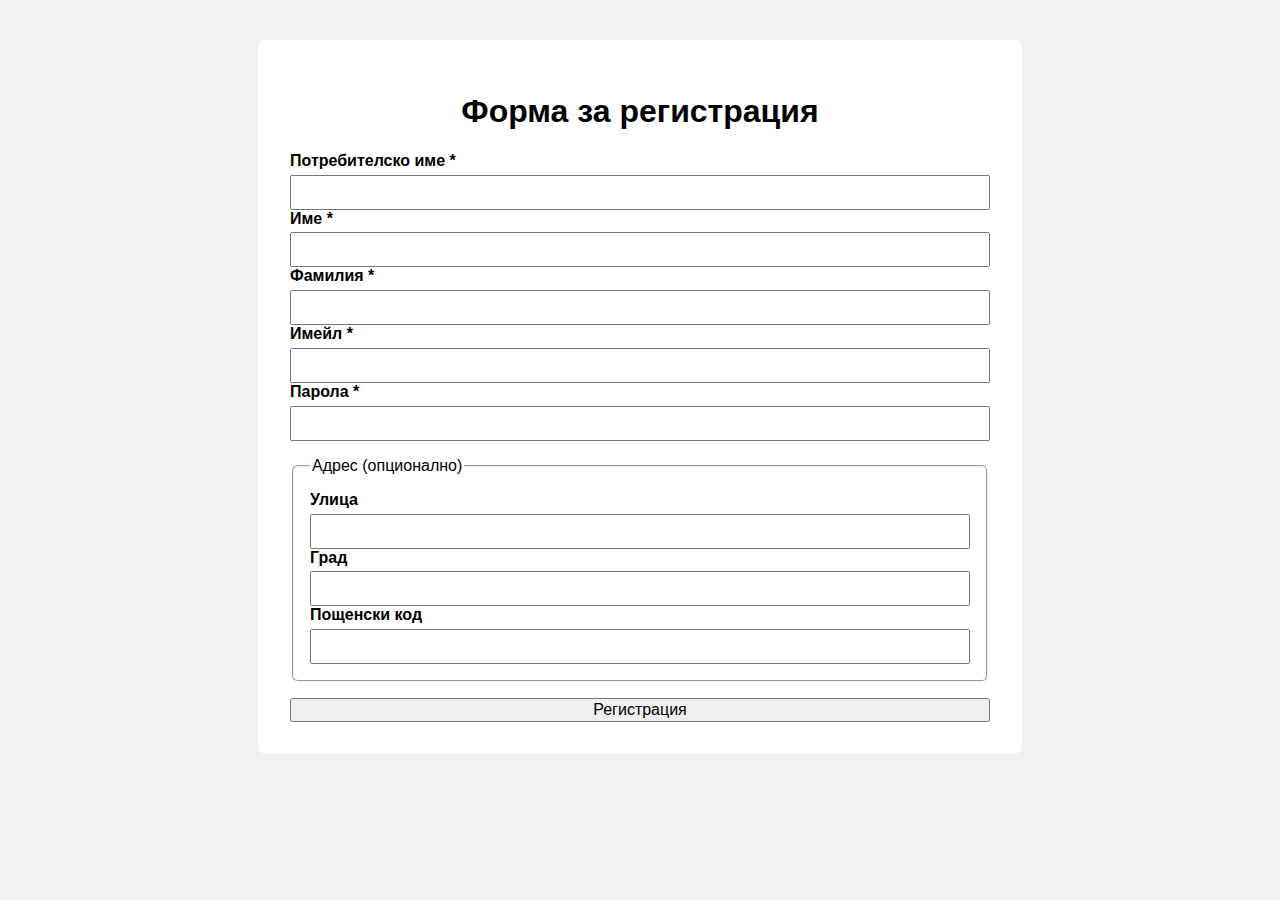
<file: hw_js/index.html>
<!doctype html>

<html lang="bg">
<head>
    <meta charset="utf-8" />
    <meta name="viewport" content="width=device-width, initial-scale=1"/>
    <title>Регистрация</title>

    <link rel="stylesheet" href="style.css">
</head>

<body>

<main>
    <h1>Форма за регистрация</h1>

    <p id="success"></p>

    <form id="registration-form" novalidate>
        <section>
            <label>
                Потребителско име *
                <input type="text" id="username">
            </label>

            <label>
                Име *
                <input type="text" id="name">
            </label>

            <label>
                Фамилия *
                <input type="text" id="family-name">
            </label>

            <label>
                Имейл *
                <input type="email" id="email">
            </label>

            <label>
                Парола *
                <input type="password" id="password">
            </label>
        </section>

        <fieldset>
            <legend>Адрес (опционално)</legend>

            <label>
                Улица
                <input type="text" id="street">
            </label>

            <label>
                Град
                <input type="text" id="city">
            </label>

            <label>
                Пощенски код
                <input type="text" id="postal-code">
            </label>
        </fieldset>

        <button id="register-btn" type="submit">Регистрация</button>
    </form>
</main>

<script src="app.js"></script>
</body>
</html>
</file>
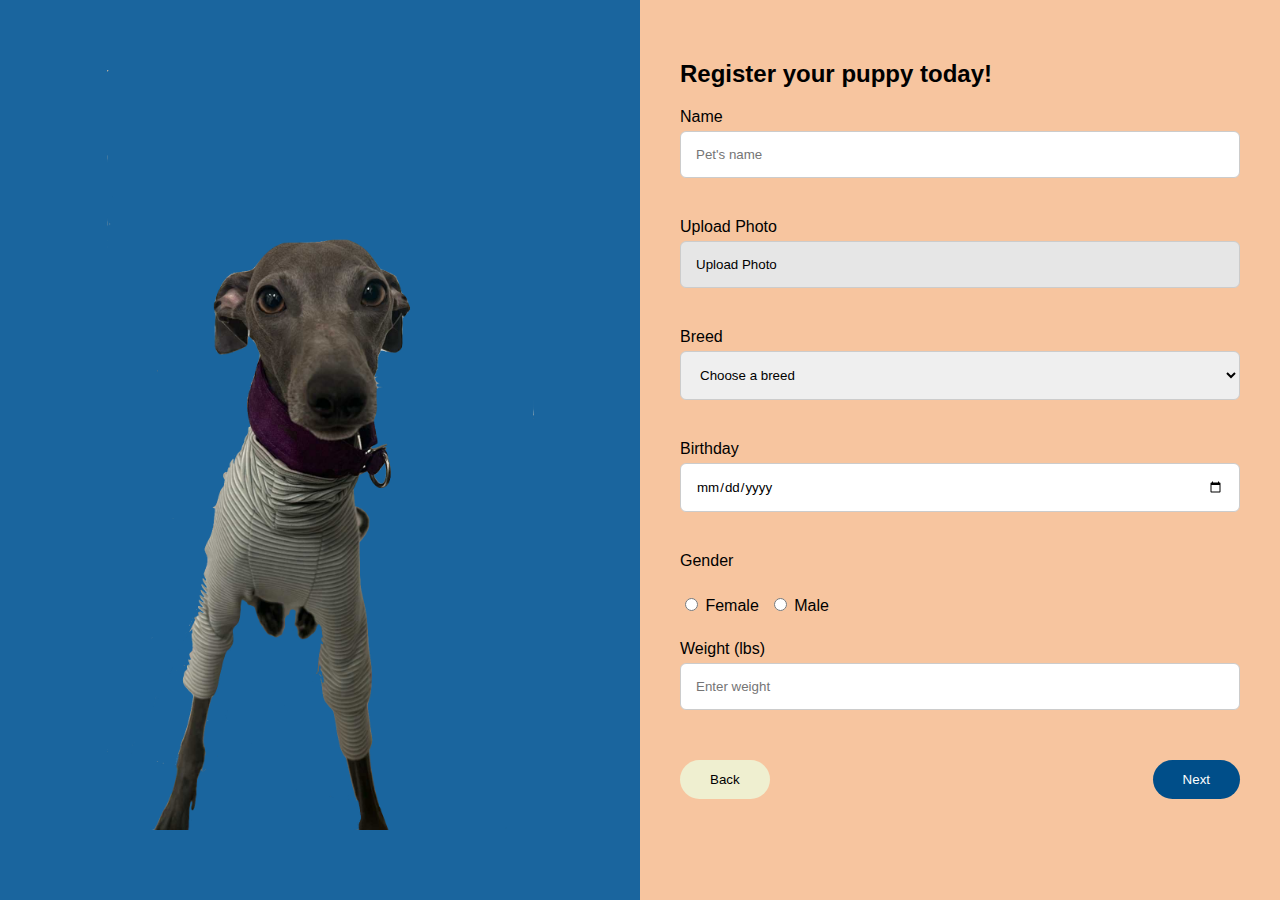
<file: hw_2/hw_2.html>
<!DOCTYPE html>
<html lang="eng">

<head>
    <meta charset="UTF-8">
    <meta name="viewport" content="width=device-width, initial-scale=1.0">
    <title>Puppy Registration</title>

    <link rel="stylesheet" href="hw_2.css">
</head>

<body>

<div class="container">
    <div class="image-section">
        <img src="izabel.png" alt="dog img">
    </div>

    <div class="form-section">
        <h2>Register your puppy today!</h2>

        <form>
            <label>Name</label>
            <input type="text" placeholder="Pet's name">

            <label>Upload Photo</label>
            <button type="button" class="upload-btn">Upload Photo</button>
        
            <label>Breed</label>
            <select>
                <option>Choose a breed</option>
                <option>Golden Retriever</option>
                <option>French Bulldog</option>
                <option>Labrador</option>
                <option>Pug</option>
                <option>Beagle</option>
            </select>

            <label>Birthday</label>
            <input type="date">

            <label>Gender</label>
            <div class="gender-group">
                <label><input type="radio" name="gender"> Female</label>
                <label><input type="radio" name="gender"> Male</label>
            </div>

            <label>Weight (lbs)</label>
            <input type="number" min="0" placeholder="Enter weight">

            <div class="buttons">
                <button type="button" class="back-btn">Back</button>
                <button type="submit" class="next-btn">Next</button>
            </div>
        </form>
    </div>
</div>

</body>

</html>
</file>
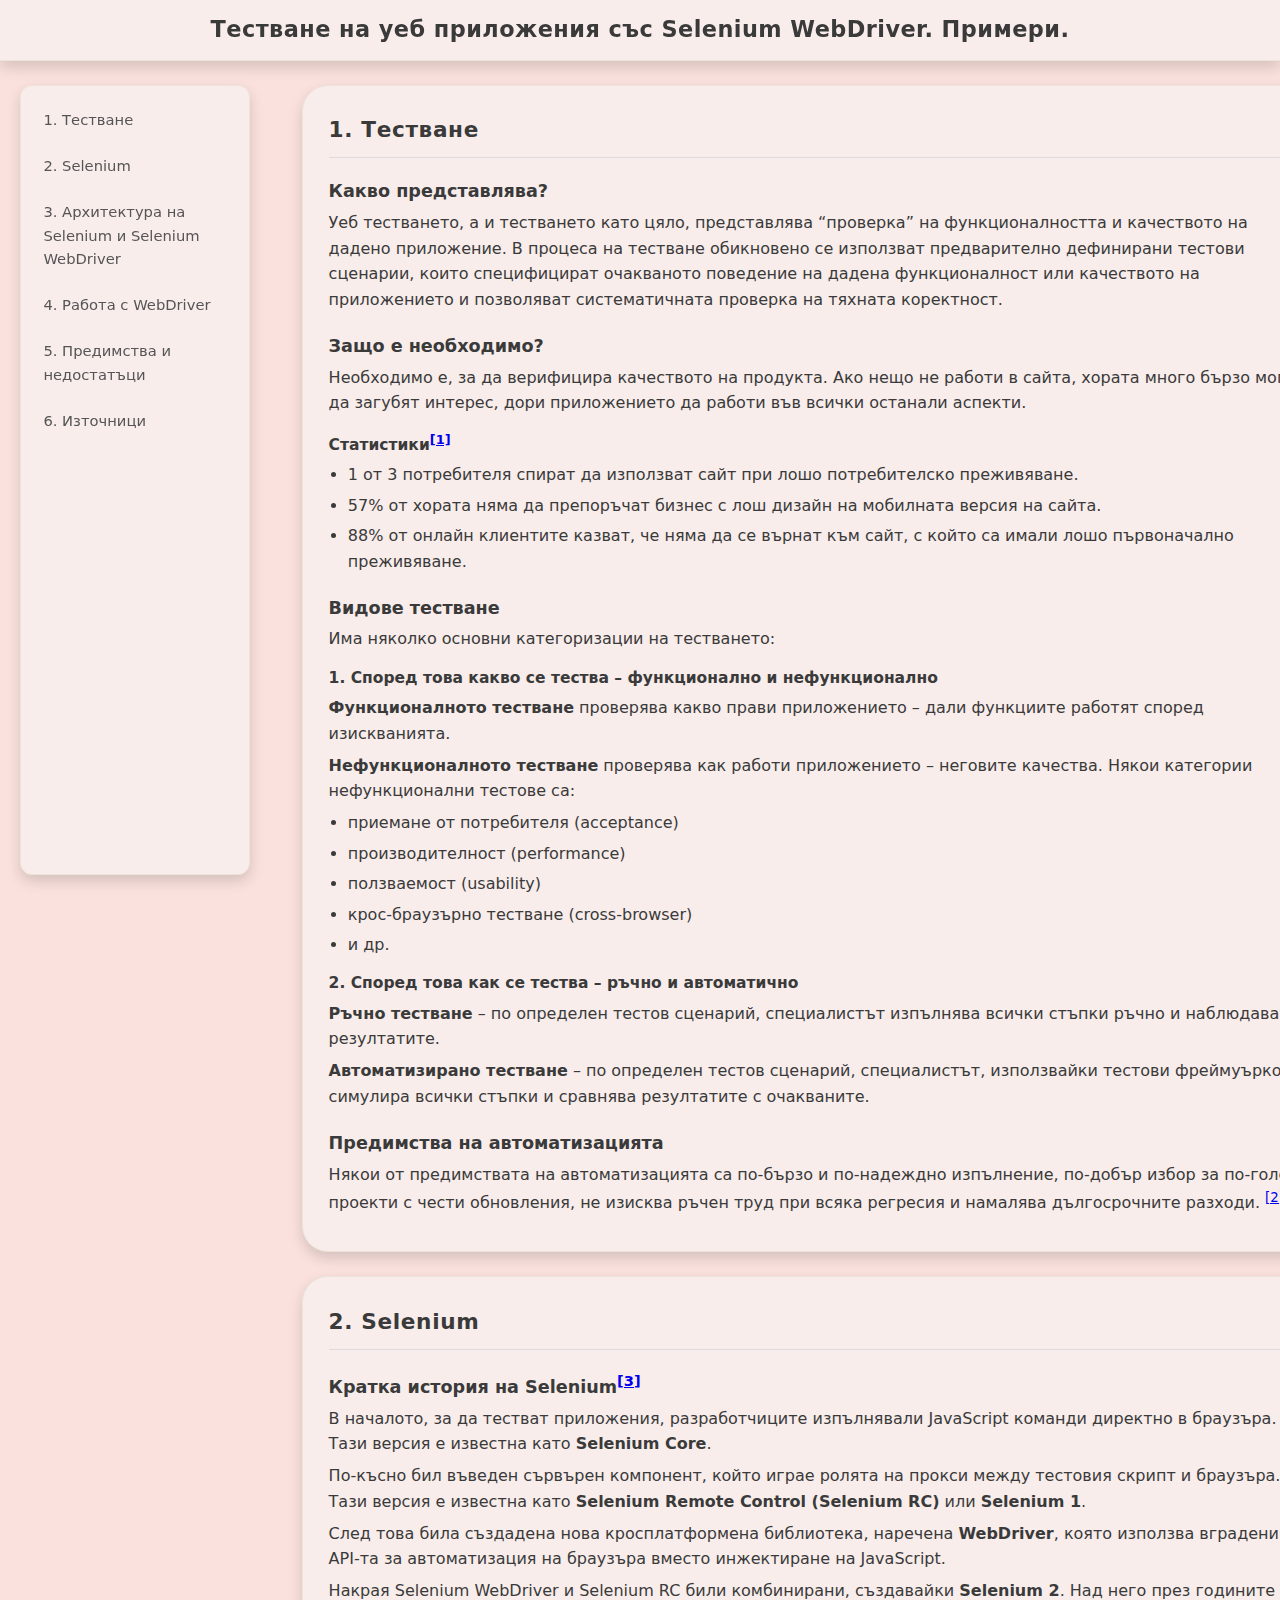
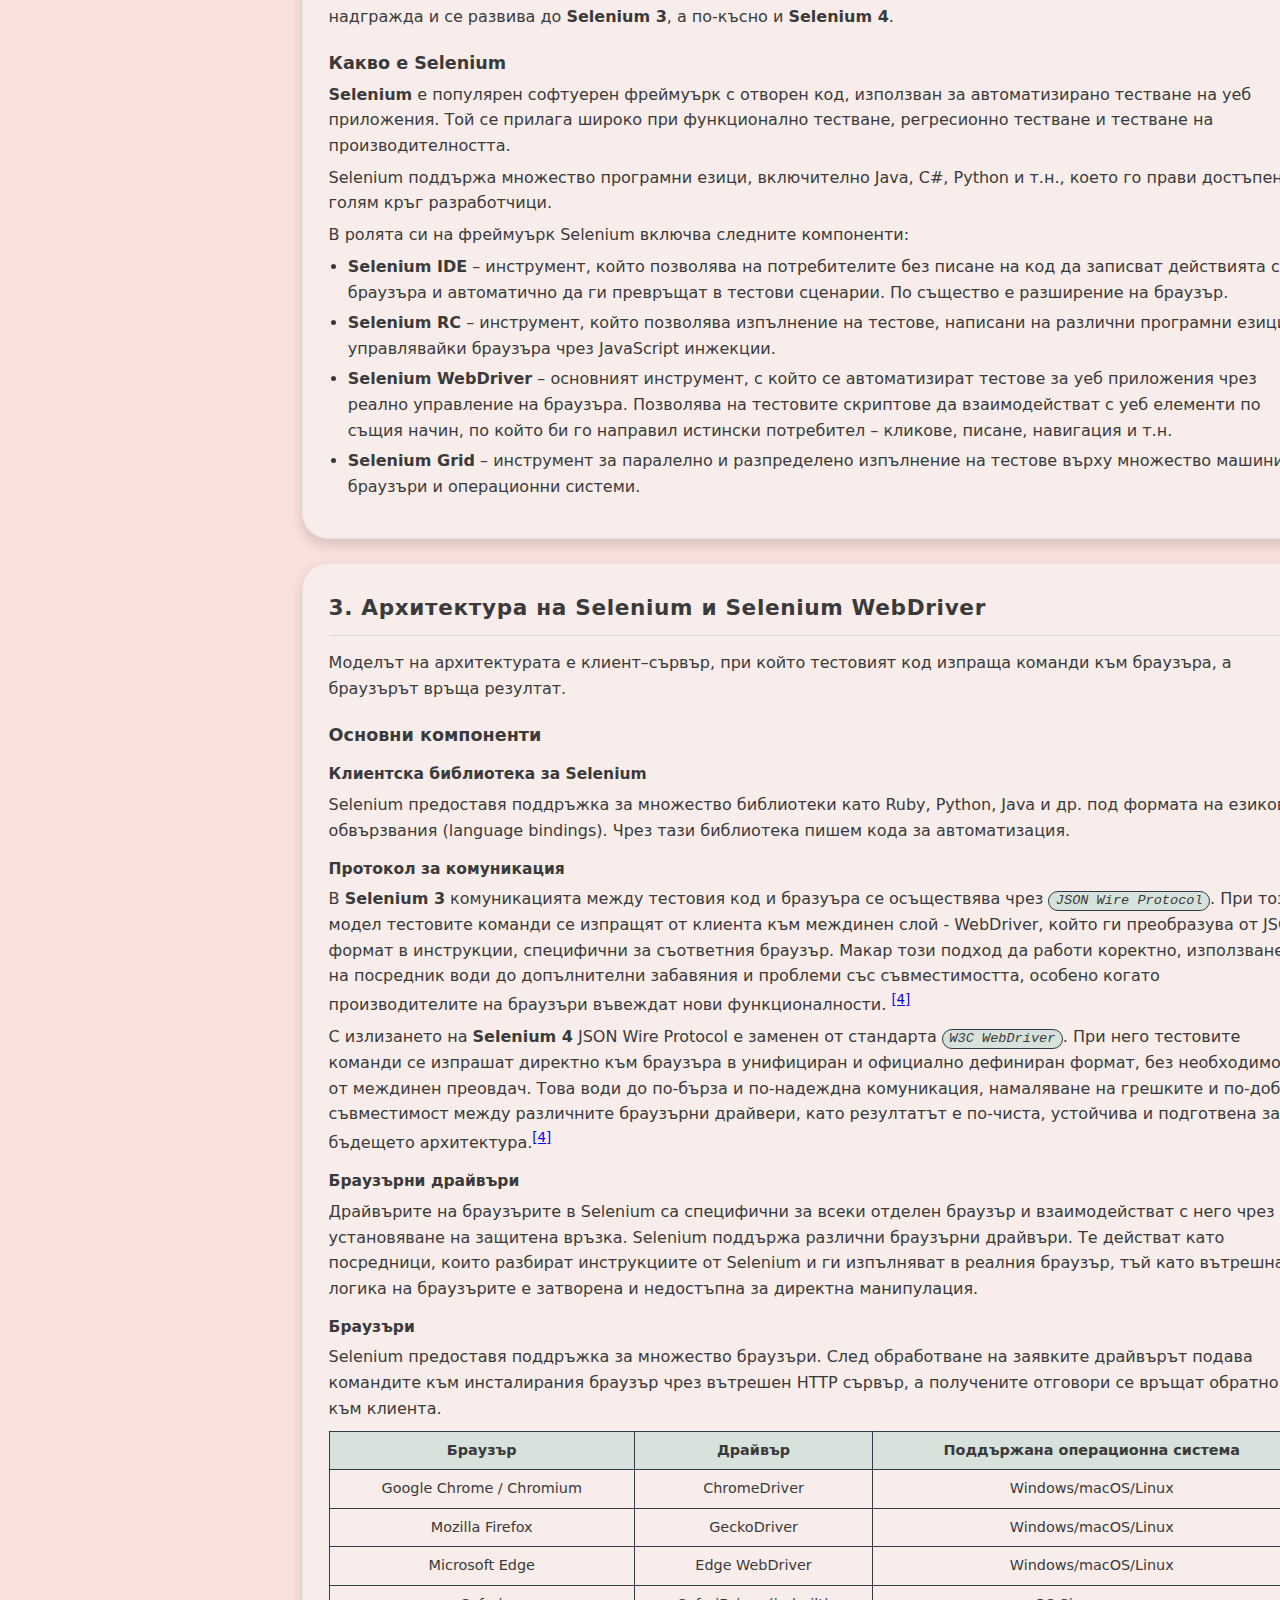
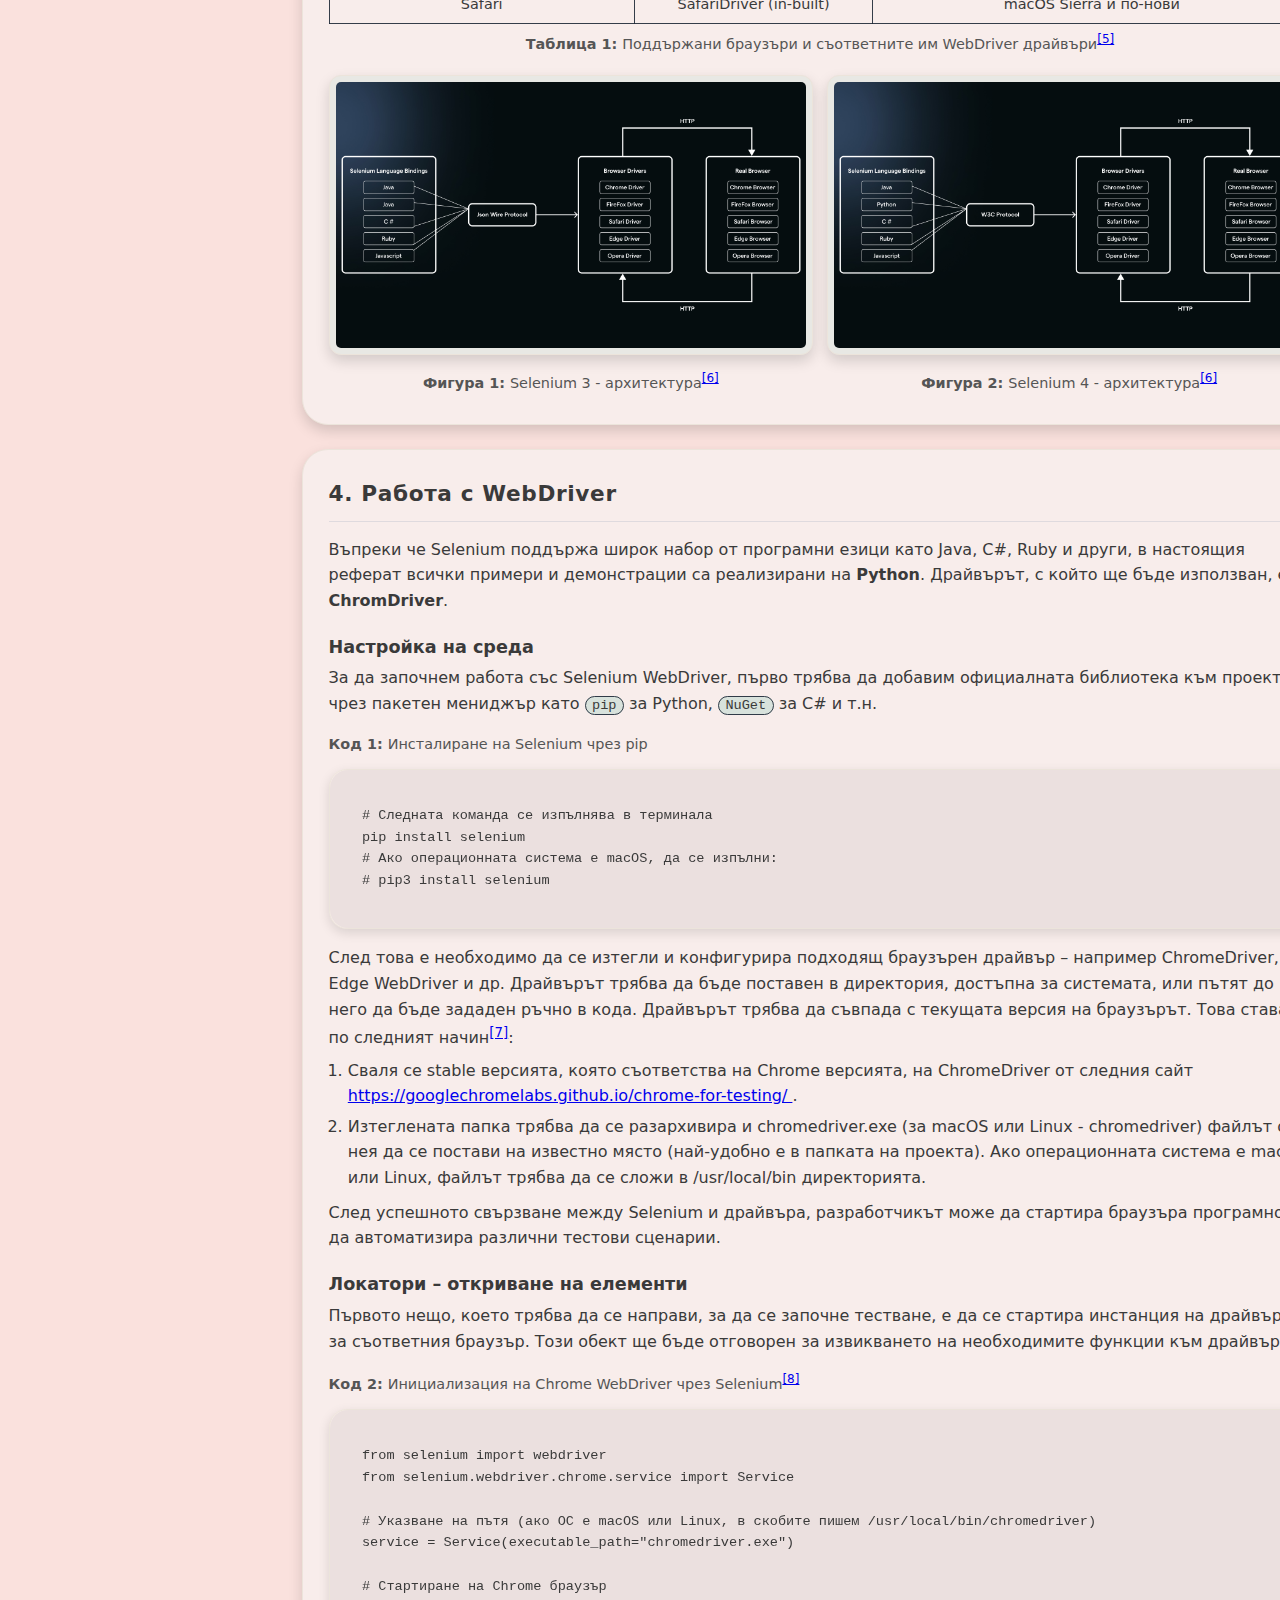
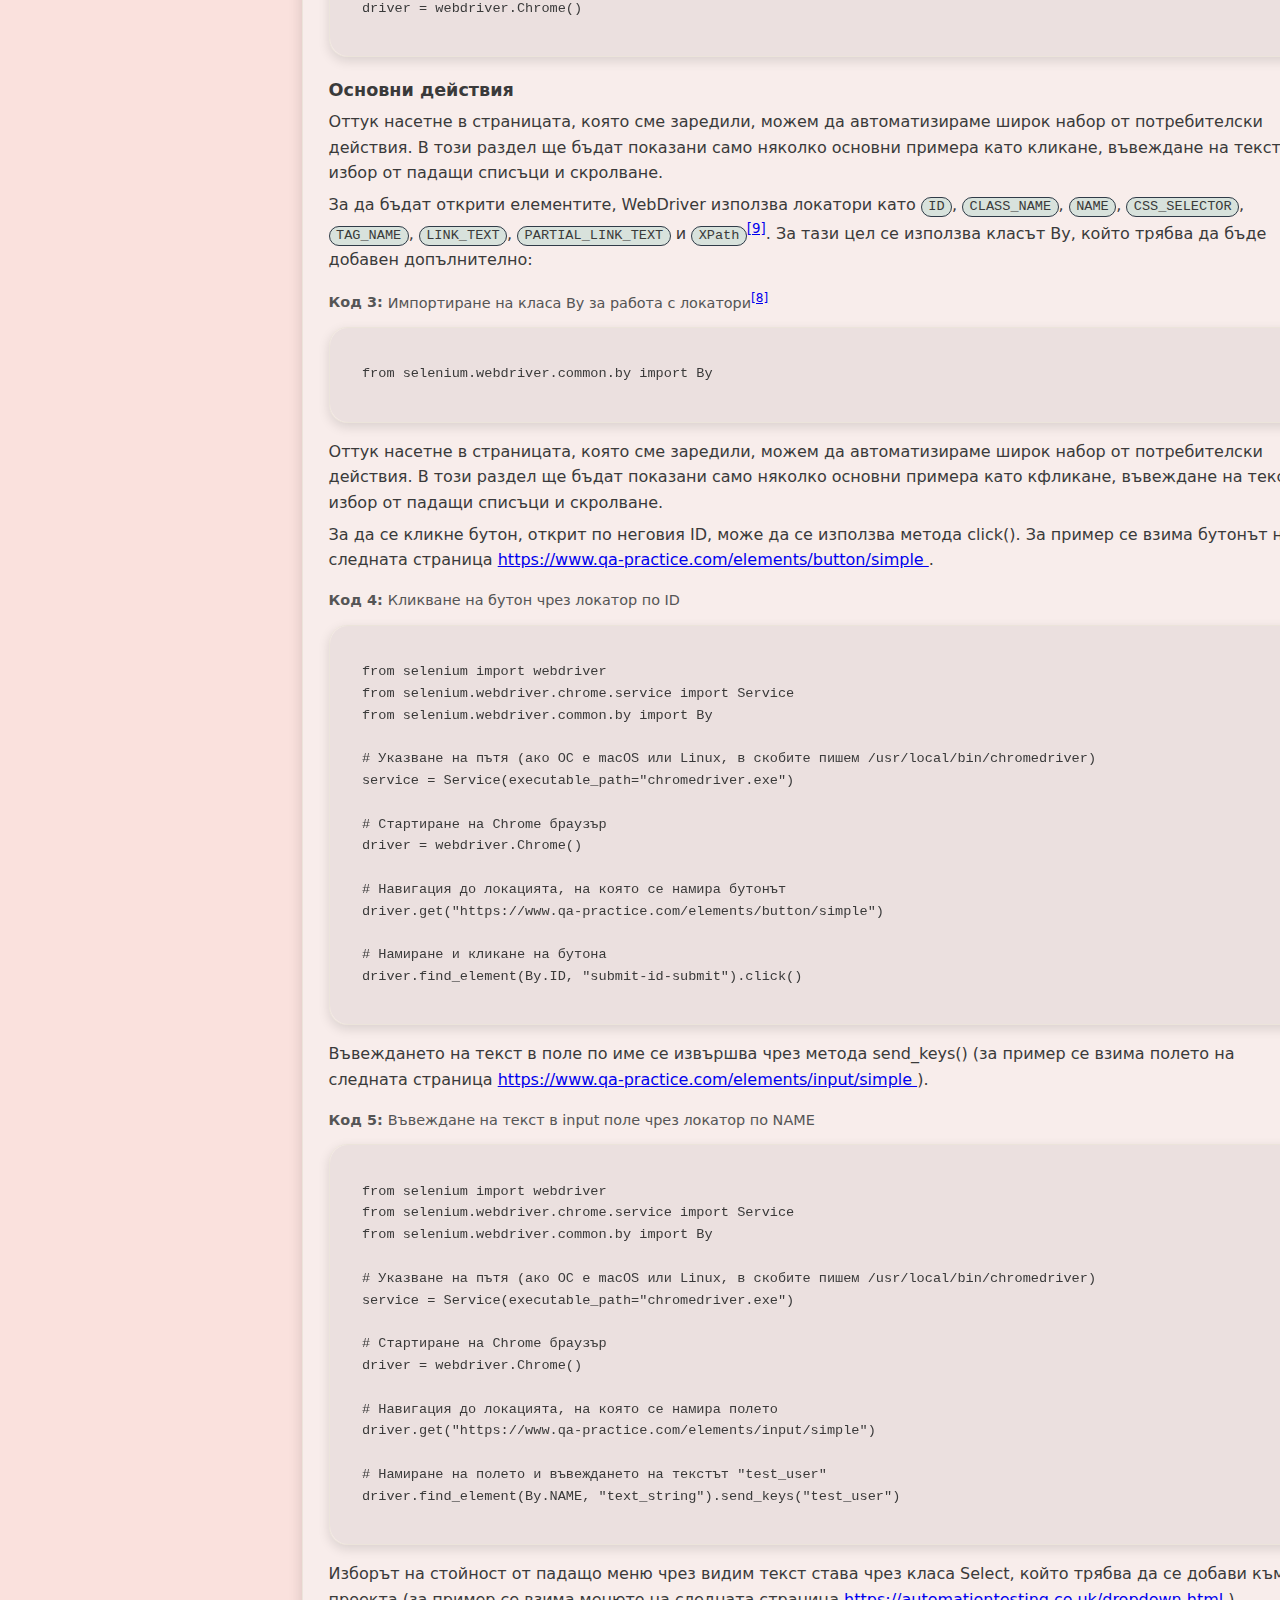
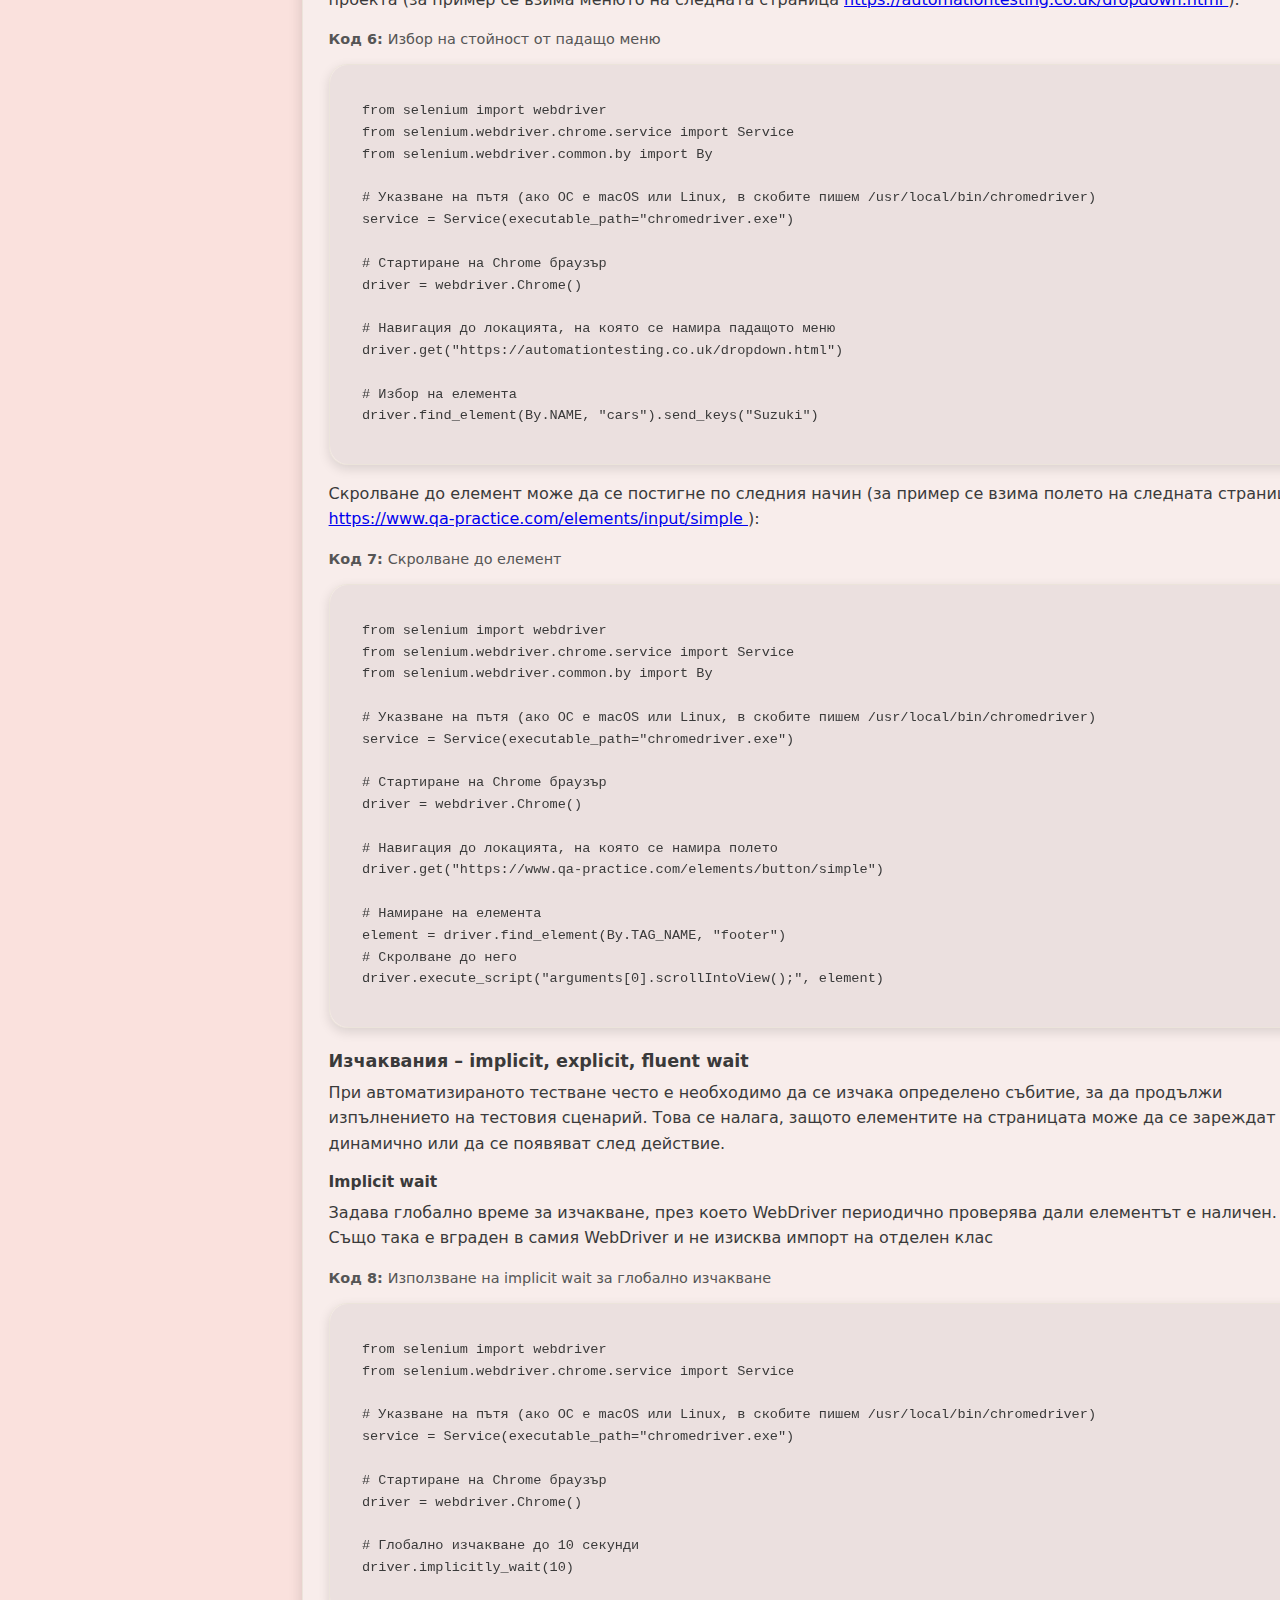
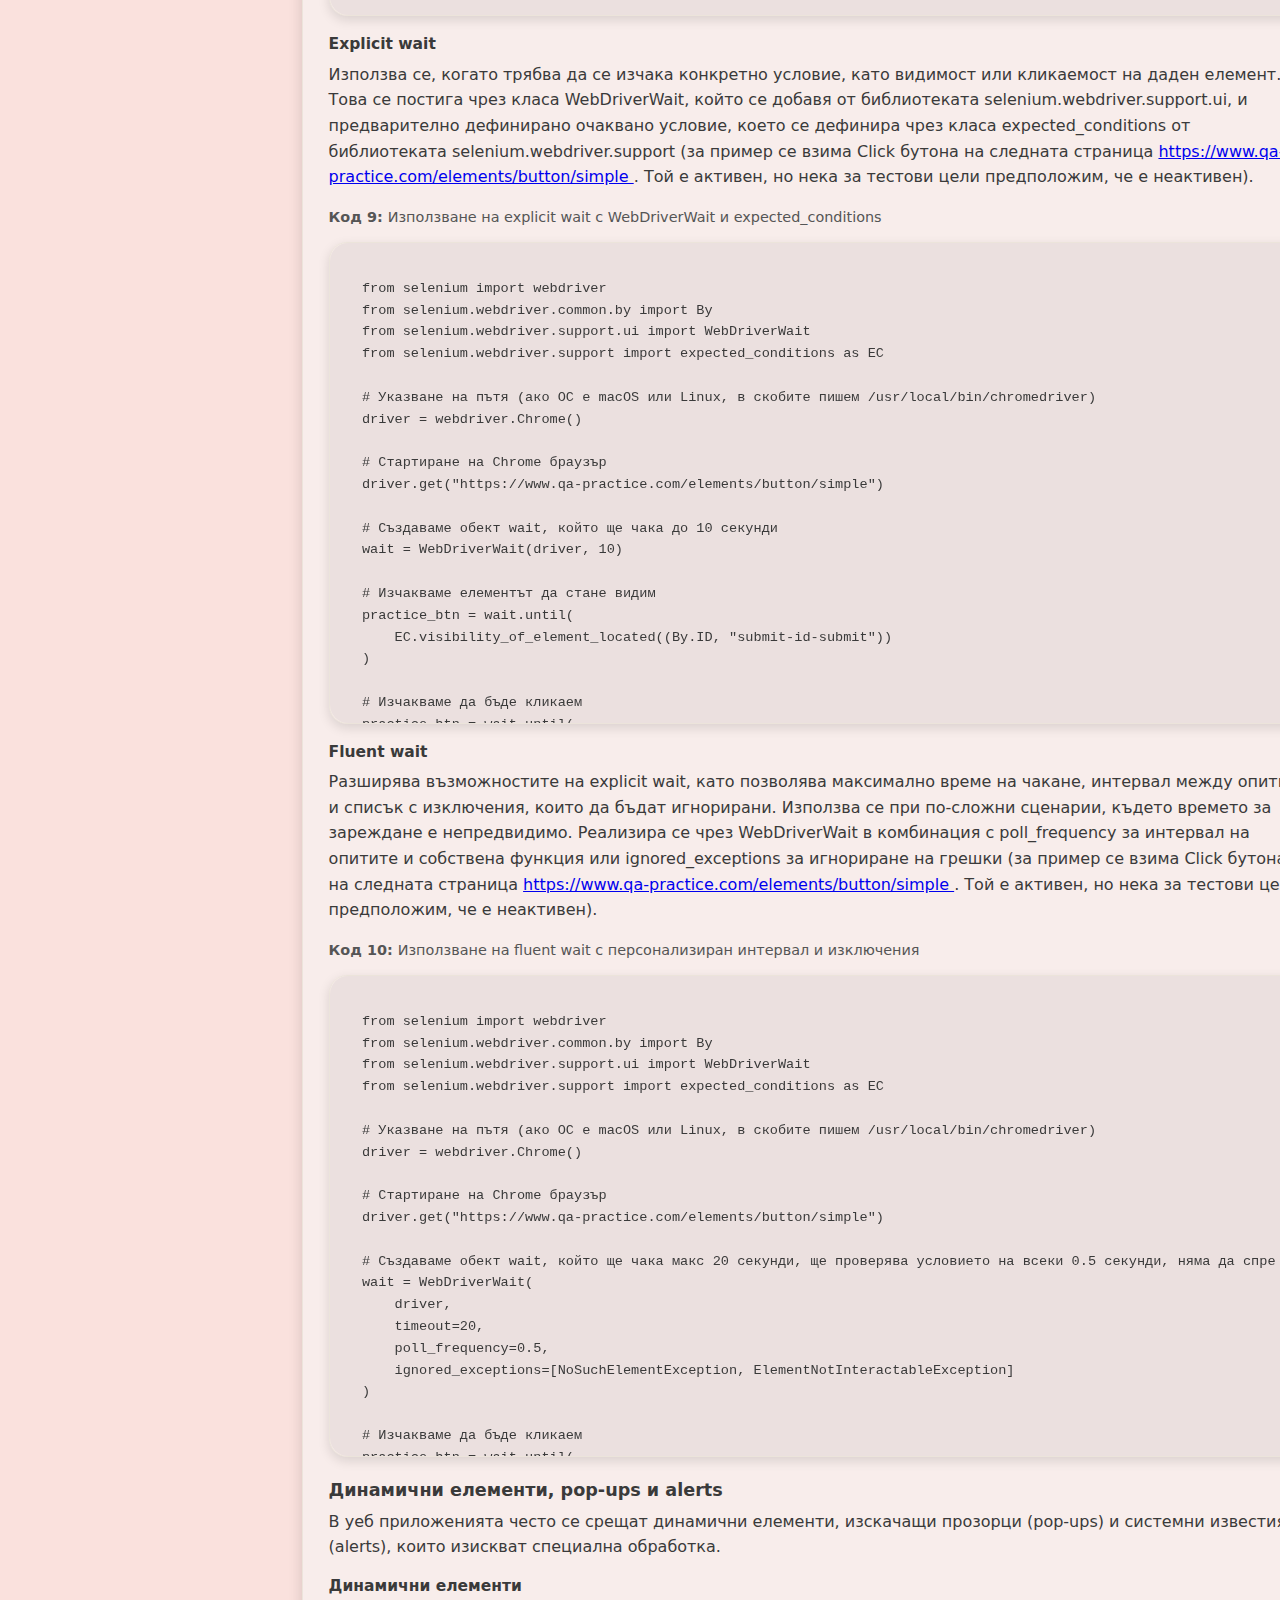
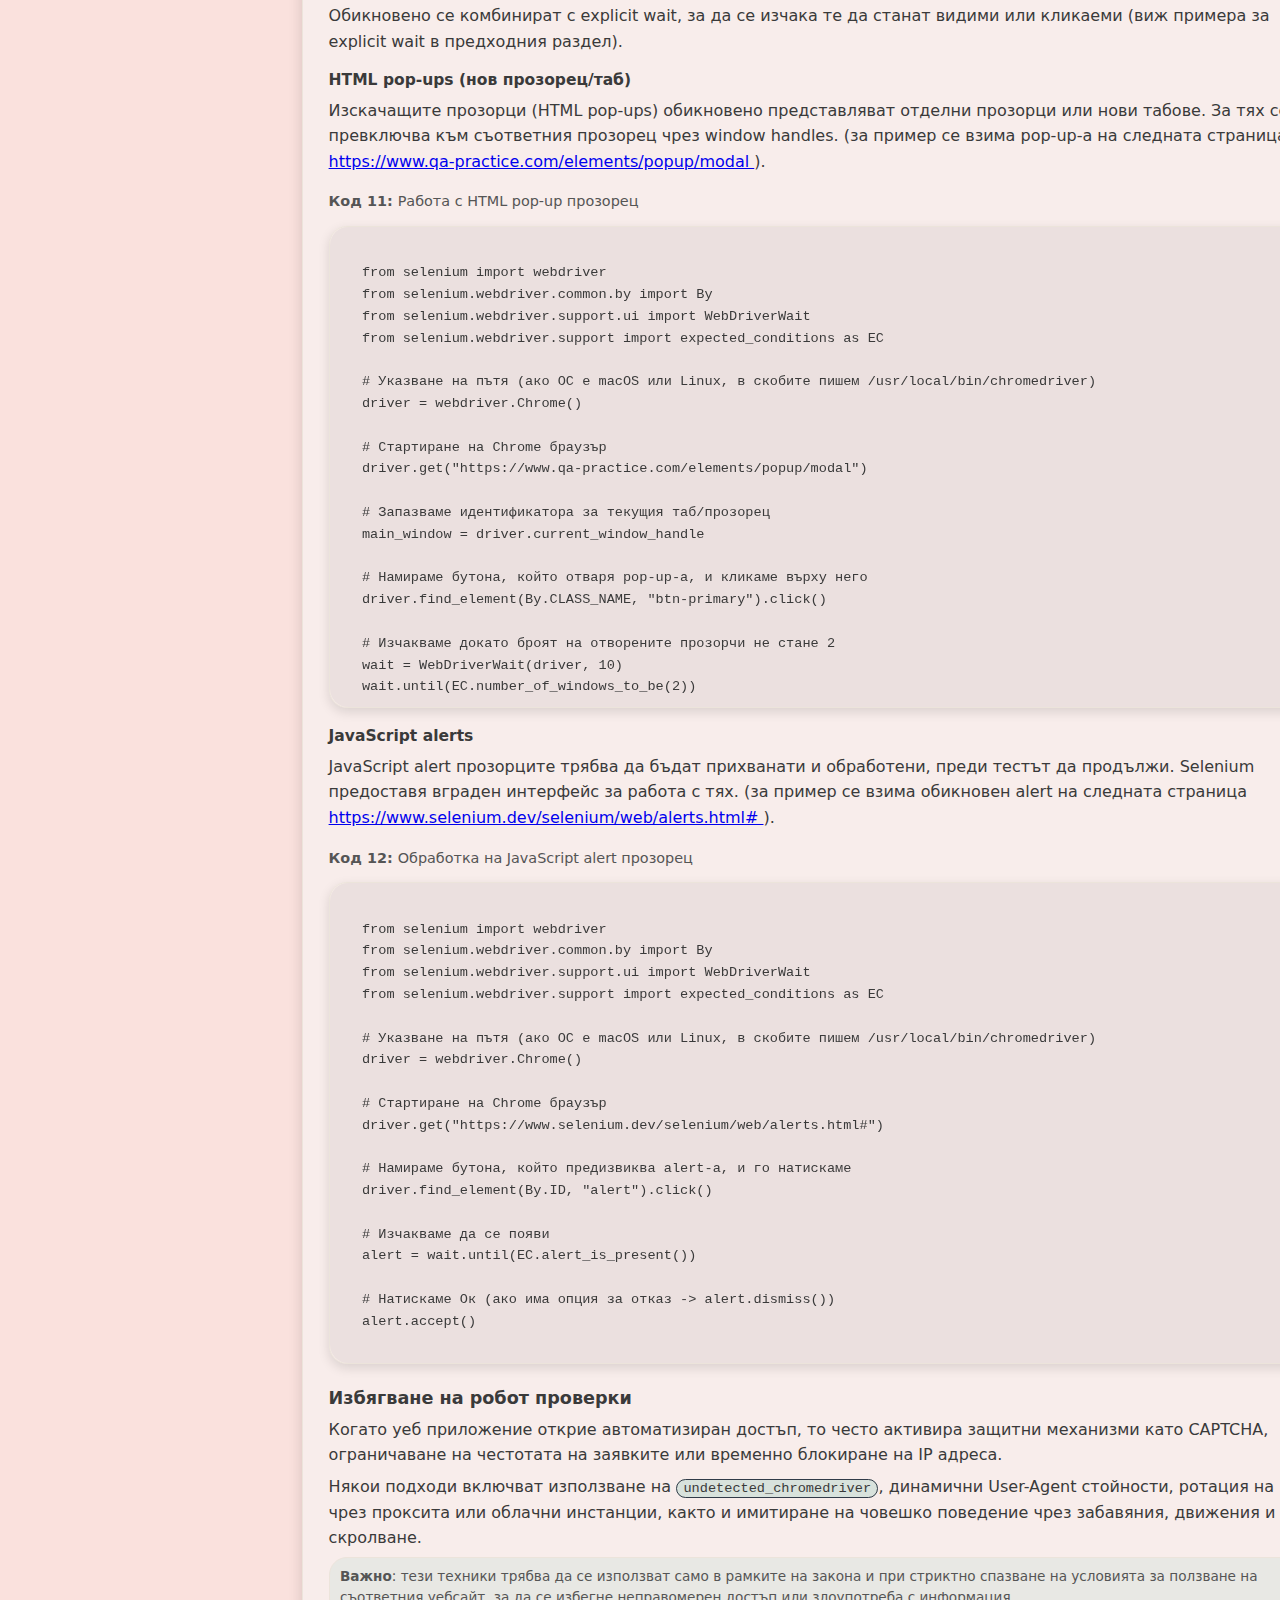
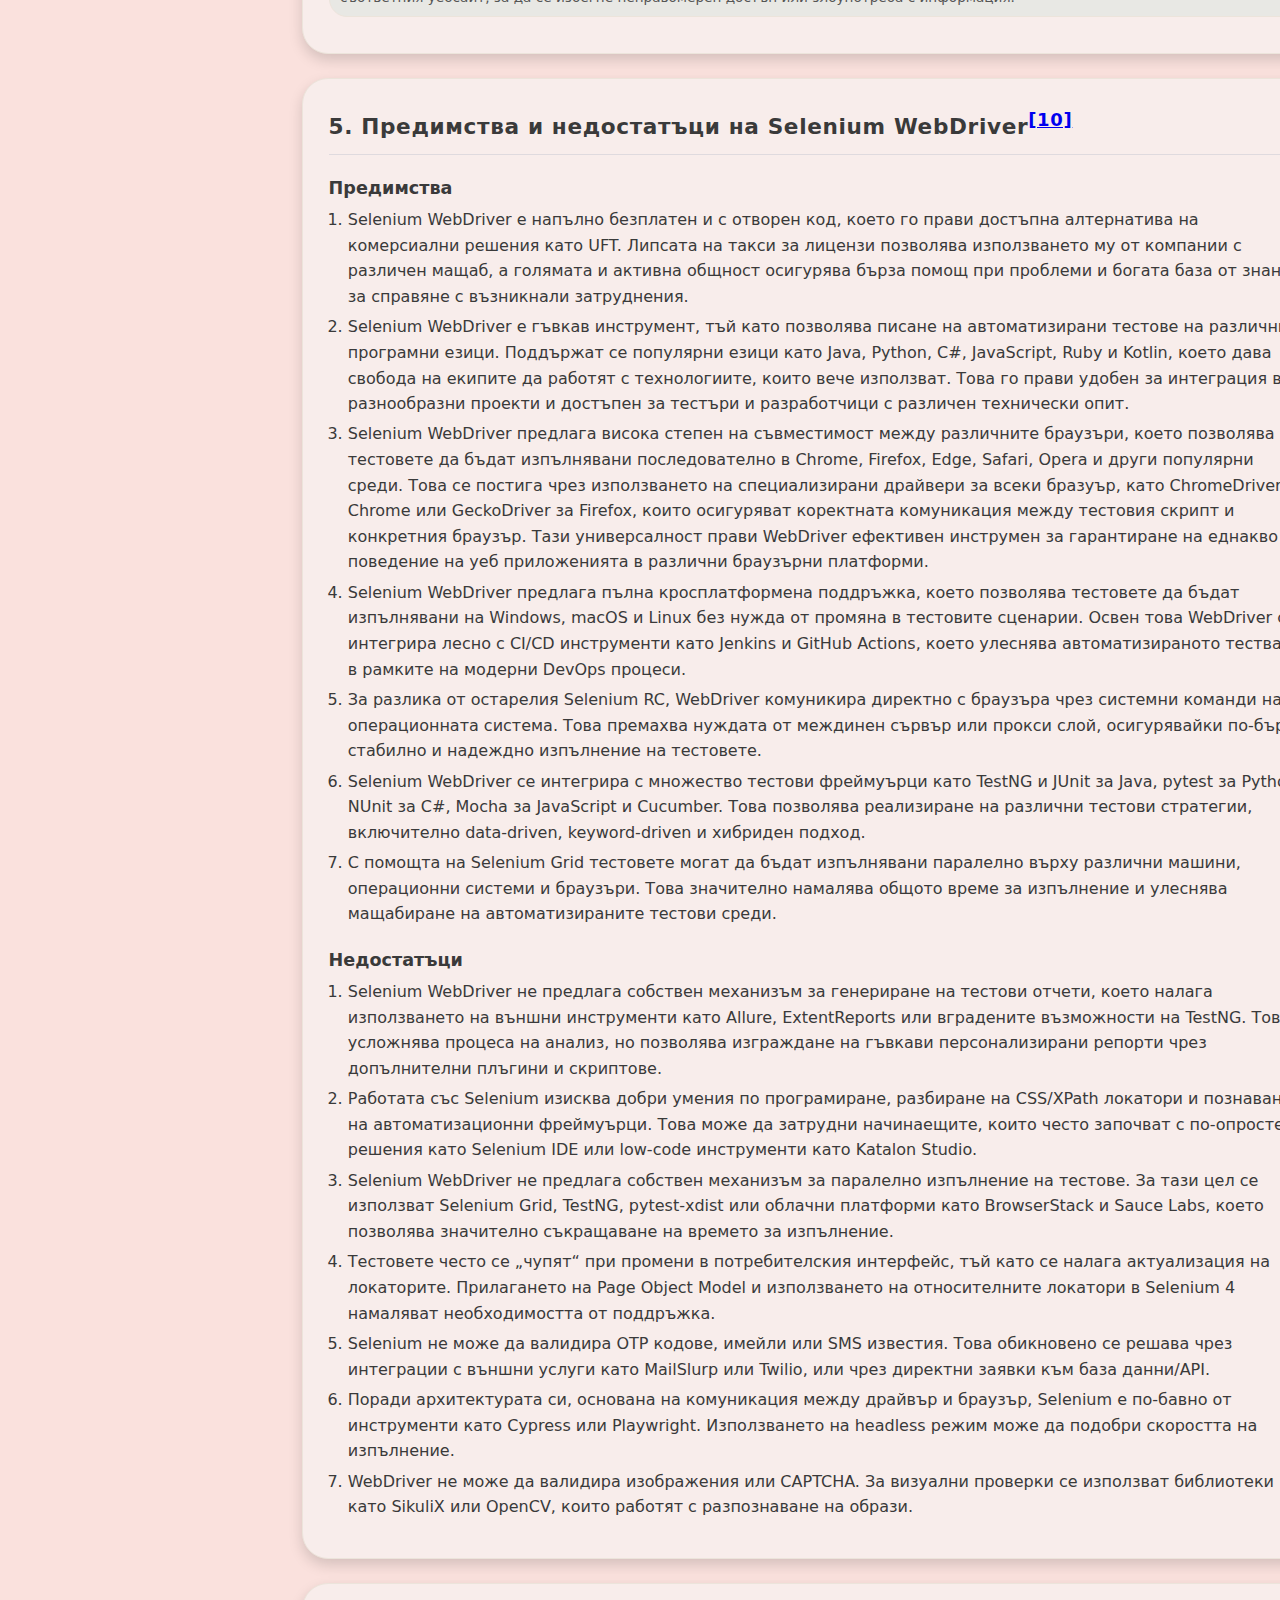
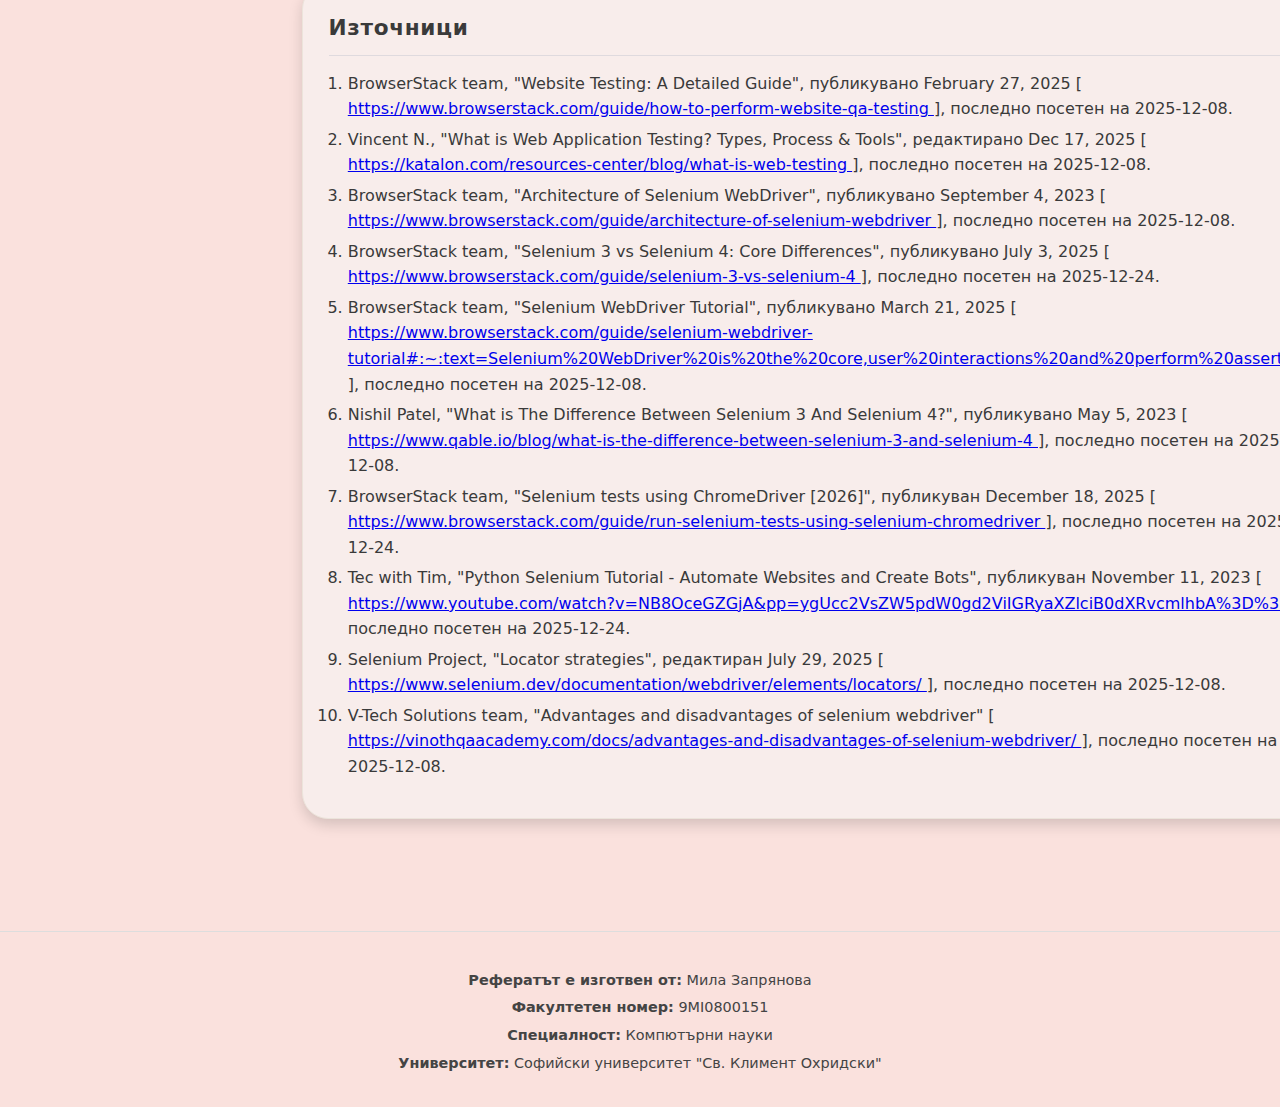
<file: Referat_SeleniumWebDriver/referat.html>
<!DOCTYPE html>
<html lang="bg">
<head>
  <meta charset="UTF-8" />
  <title>Тестване на уеб приложения със Selenium WebDriver. Примери.</title>
  <meta name="viewport" content="width=device-width, initial-scale=1" />
  <link rel="stylesheet" href="css/styles.css" />
</head>
<body>
  <header class="site-header">
    <div class="container header-inner">
      <h1>Тестване на уеб приложения със Selenium WebDriver. Примери.</h1>
    </div>
  </header>
  <div class="layout">

    <aside class="sidebar">
      <nav class="sidebar-nav">
        <a href="#testing">1. Тестване</a>
        <a href="#selenium">2. Selenium</a>
        <a href="#architecture">3. Архитектура на Selenium и Selenium WebDriver</a>
        <a href="#webdriver-usage">4. Работа с WebDriver</a>
        <a href="#pros-cons">5. Предимства и недостатъци</a>
        <a href="#sources">6. Източници</a>
      </nav>
    </aside>

  <main class="container main-content">

    <section id="testing" class="card">
      <h2>1. Тестване</h2>

      <h3>Какво представлява?</h3>
      <p>
        Уеб тестването, а и тестването като цяло, представлява “проверка” на 
        функционалността и качеството на дадено приложение. В процеса на 
        тестване обикновено се използват предварително дефинирани тестови 
        сценарии, които специфицират очакваното поведение на дадена функционалност 
        или качеството на приложението и позволяват систематичната проверка на 
        тяхната коректност.
      </p>

      <h3>Защо е необходимо?</h3>
      <p>
        Необходимо е, за да верифицира качеството на продукта. Ако нещо не работи в 
        сайта, хората много бързо могат да загубят интерес, дори приложението да 
        работи във всички останали аспекти.
      </p>

      <h4>Статистики<sup><a href="#src1">[1]</a></sup></h4>
      <ul>
        <li>1 от 3 потребителя спират да използват сайт при лошо потребителско преживяване.</li>
        <li>57% от хората няма да препоръчат бизнес с лош дизайн на мобилната версия на сайта.</li>
        <li>88% от онлайн клиентите казват, че няма да се върнат към сайт, с който са имали лошо първоначално преживяване.</li>
      </ul>

      <h3>Видове тестване</h3>
      <p>Има няколко основни категоризации на тестването:</p>

      <h4>1. Според това какво се тества – функционално и нефункционално</h4>
      <p>
        <b>Функционалното тестване</b> проверява какво прави
        приложението – дали функциите работят според изискванията.
      </p>
      <p>
        <b>Нефункционалното тестване</b> проверява как работи
        приложението – неговите качества. Някои категории нефункционални тестове
        са:
      </p>
      <ul>
        <li>приемане от потребителя (acceptance)</li>
        <li>производителност (performance)</li>
        <li>ползваемост (usability)</li>
        <li>крос-браузърно тестване (cross-browser)</li>
        <li>и др.</li>
      </ul>

      <h4>2. Според това как се тества – ръчно и автоматично</h4>
      <p>
        <b>Ръчно тестване</b> – по определен тестов сценарий,
        специалистът изпълнява всички стъпки ръчно и наблюдава резултатите.
      </p>
      <p>
        <b>Автоматизирано тестване</b> – по определен тестов сценарий,
        специалистът, използвайки тестови фреймуъркове, симулира всички стъпки и
        сравнява резултатите с очакваните.
      </p>

      <h3>Предимства на автоматизацията</h3>
      <p>
        Някои от предимствата на автоматизацията са по-бързо и по-надеждно
        изпълнение, по-добър избор за по-големи проекти с чести обновления, не
        изисква ръчен труд при всяка регресия и намалява дългосрочните разходи. <sup><a href="#src2">[2]</a></sup>
      </p>
    </section>


    <section id="selenium" class="card">
      <h2>2. Selenium </h2>

      <h3>Кратка история на Selenium<sup><a href="#src3">[3]</a></sup></h3>
      <p>
        В началото, за да тестват приложения, разработчиците изпълнявали
        JavaScript команди директно в браузъра. Тази версия е известна като
        <b>Selenium Core</b>.
      </p>
      <p>
        По-късно бил въведен сървърен компонент, който играе ролята на прокси
        между тестовия скрипт и браузъра. Тази версия е известна като
        <b>Selenium Remote Control (Selenium RC)</b> или <b>Selenium 1</b>.
      </p>
      <p>
        След това била създадена нова кросплатформена библиотека, наречена
        <b>WebDriver</b>, която използва вградени API-та за
        автоматизация на браузъра вместо инжектиране на JavaScript.
      </p>
      <p>
        Накрая Selenium WebDriver и Selenium RC били комбинирани, създавайки
        <b>Selenium 2</b>. Над него през годините се надгражда и се
        развива до <b>Selenium 3</b>, а по-късно и
        <b>Selenium 4</b>.
      </p>

      <h3>Какво е Selenium</h3>
      <p>
        <b>Selenium</b> е популярен софтуерен фреймуърк с отворен код,
        използван за автоматизирано тестване на уеб приложения. Той се прилага
        широко при функционално тестване, регресионно тестване и тестване на
        производителността.
      </p>
      <p>
        Selenium поддържа множество програмни езици, включително Java, C#,
        Python и т.н., което го прави достъпен за голям кръг разработчици.
      </p>
      <p>
        В ролята си на фреймуърк Selenium включва следните компоненти:
      </p>
      <ul>
        <li>
          <b>Selenium IDE</b> – инструмент, който позволява на
          потребителите без писане на код да записват действията си в браузъра и
          автоматично да ги превръщат в тестови сценарии. По същество е
          разширение на браузър.
        </li>
        <li>
          <b>Selenium RC</b> – инструмент, който позволява изпълнение
          на тестове, написани на различни програмни езици, управлявайки
          браузъра чрез JavaScript инжекции.
        </li>
        <li>
          <b>Selenium WebDriver</b> – основният инструмент, с който се
          автоматизират тестове за уеб приложения чрез реално управление на
          браузъра. Позволява на тестовите скриптове да взаимодействат с уеб
          елементи по същия начин, по който би го направил истински потребител –
          кликове, писане, навигация и т.н.
        </li>
        <li>
          <b>Selenium Grid</b> – инструмент за паралелно и
          разпределено изпълнение на тестове върху множество машини, браузъри и
          операционни системи.
        </li>
      </ul>
    </section>

    <section id="architecture" class="card">
      <h2>3. Архитектура на Selenium и Selenium WebDriver</h2>
      <p>
        Моделът на архитектурата е клиент–сървър, при който тестовият код
        изпраща команди към браузъра, а браузърът връща резултат.
      </p>

      <h3>Основни компоненти</h3>
      <h4>Клиентска библиотека за Selenium</h4>
      <p>
        Selenium предоставя поддръжка за множество библиотеки като Ruby, Python,
        Java и др. под формата на езикови обвързвания (language bindings).
        Чрез тази библиотека пишем кода за автоматизация.
      </p>

      <h4>Протокол за комуникация</h4>
      <p>
        В <strong>Selenium 3</strong> комуникацията между тестовия код и бразуъра се
        осъществява чрез <code><em>JSON Wire Protocol</em></code>. При този модел тестовите команди
        се изпращят от клиента към междинен слой - WebDriver, който ги преобразува от
        JSON формат в инструкции, специфични за съответния браузър. Макар този подход да 
        работи коректно, използването на посредник води до допълнителни забавяния и проблеми 
        със съвместимостта, особено когато производителите на браузъри въвеждат нови функционалности.
        <sup><a href="#src4">[4]</a></sup>
      </p>
      <p>
        С излизането на <strong>Selenium 4</strong> JSON Wire Protocol е заменен от стандарта
        <code><em>W3C WebDriver</em></code>. При него тестовите команди се изпрашат директно към браузъра в 
        унифициран и официално дефиниран формат, без необходимост от междинен преовдач. Това води 
        до по-бърза и по-надеждна комуникация, намаляване на грешките и по-добра съвместимост между 
        различните браузърни драйвери, като резултатът е по-чиста, устойчива и подготвена за бъдещето 
        архитектура.<sup><a href="#src4">[4]</a></sup>
      </p>

      <h4>Браузърни драйвъри</h4>
      <p>
        Драйвърите на браузърите в Selenium са специфични за всеки отделен
        браузър и взаимодействат с него чрез установяване на защитена връзка.
        Selenium поддържа различни браузърни драйвъри. Те действат като посредници, 
        които разбират инструкциите от Selenium и ги изпълняват в реалния браузър, 
        тъй като вътрешната логика на браузърите е затворена и недостъпна за директна манипулация.
      </p>

      <h4>Браузъри</h4>
      <p>
        Selenium предоставя поддръжка за множество браузъри. След обработване на
        заявките драйвърът подава командите към инсталирания браузър чрез
        вътрешен HTTP сървър, а получените отговори се връщат обратно към
        клиента.
      </p>

      <table class="driver-table numbered-table">
        <caption>
          Поддържани браузъри и съответните им WebDriver драйвъри<sup><a href="#src5">[5]</a></sup>
        </caption>
        <thead>
          <tr>
            <th>Браузър</th>
            <th>Драйвър</th>
            <th>Поддържана операционна система</th>
          </tr>
        </thead>
        <tbody>
          <tr>
            <td>Google Chrome / Chromium </td>
            <td>ChromeDriver</td>
            <td>Windows/macOS/Linux</td>
          </tr>
          <tr>
            <td>Mozilla Firefox</td>
            <td>GeckoDriver</td>
            <td>Windows/macOS/Linux</td>
          </tr>
          <tr>
            <td>Microsoft Edge</td>
            <td>Edge WebDriver</td>
            <td>Windows/macOS/Linux</td>
          </tr>
          <tr>
            <td>Safari</td>
            <td>SafariDriver (in-built)</td>
            <td>macOS Sierra и по-нови</td>
          </tr>
        </tbody>
      </table>

      <div class="architecture-images">
        <figure class="image-figure">
            <img src="img/S3_arch.jpeg" alt="Архитектура Selenium 3">
            <figcaption>Selenium 3 - архитектура<sup><a href="#src6">[6]</a></sup></figcaption>
        </figure>
        <figure class="image-figure">
            <img src="img/S4_arch.jpeg" alt="Архитектура Selenium 4">
            <figcaption>Selenium 4 - архитектура<sup><a href="#src6">[6]</a></sup></figcaption>
        </figure>
      </div>
    </section>

    <section id="webdriver-usage" class="card">
      <h2>4. Работа с WebDriver</h2>

      <p>
        Въпреки че Selenium поддържа широк набор от програмни езици като Java,
        C#, Ruby и други, в настоящия реферат всички примери и демонстрации са
        реализирани на <b>Python</b>. Драйвърът, с който ще бъде използван, 
        е <b>ChromDriver</b>. 
      </p>

      <h3>Настройка на среда</h3>
      <p>
        За да започнем работа със Selenium WebDriver, първо трябва да добавим
        официалната библиотека към проекта чрез пакетен мениджър като
        <code>pip</code> за Python, <code>NuGet</code> за C# и т.н.
      </p>
      <figure class="code-figure">
        <figcaption>
          Инсталиране на Selenium чрез pip
        </figcaption>
        
        <div class="code-block">
          <pre><code class="language-python">
  # Следната команда се изпълнява в терминала
  pip install selenium
  # Ако операционната система е macOS, да се изпълни:
  # pip3 install selenium
          </code></pre>
        </div>
      </figure>
      
      <p>
        След това е необходимо да се изтегли и конфигурира подходящ браузърен
        драйвър – например ChromeDriver, Edge WebDriver и др. Драйвърът трябва да
        бъде поставен в директория, достъпна за системата, или пътят до него да
        бъде зададен ръчно в кода. Драйвърът трябва да съвпада с текущата версия
        на браузърът. Това става по следният начин<sup><a href="#src7">[7]</a></sup>:
        <ol>
            <li>
                Сваля се stable версията, която съответства на Chrome версията, на ChromeDriver 
                от следния сайт 
                <a href="https://googlechromelabs.github.io/chrome-for-testing/">
                https://googlechromelabs.github.io/chrome-for-testing/
                </a>. 
            </li>
            <li>
                Изтеглената папка трябва да се разархивира и chromedriver.exe (за macOS или Linux - chromedriver) файлът от нея да се постави на 
                известно място (най-удобно е в папката на проекта). Ако операционната система е macOS или Linux, 
                файлът трябва да се сложи в /usr/local/bin директорията.
            </li>
        </ol>
      </p>
      <p>
        След успешното свързване между Selenium и драйвъра, разработчикът може
        да стартира браузъра програмно и да автоматизира различни тестови
        сценарии.
      </p>

      <h3>Локатори – откриване на елементи</h3>
      <p>
        Първото нещо, което трябва да се направи, за да се започне тестване, е
        да се стартира инстанция на драйвъра за съответния браузър. Този обект
        ще бъде отговорен за извикването на необходимите функции към драйвъра.
      </p>
      <figure class="code-figure">
        <figcaption>
          Инициализация на Chrome WebDriver чрез Selenium<sup><a href="#src8">[8]</a></sup>
        </figcaption>
        
        <div class="code-block">
          <pre><code class="language-python">
  from selenium import webdriver
  from selenium.webdriver.chrome.service import Service
  
  # Указване на пътя (ако ОС е macOS или Linux, в скобите пишем /usr/local/bin/chromedriver)
  service = Service(executable_path="chromedriver.exe")
  
  # Стартиране на Chrome браузър
  driver = webdriver.Chrome()
          </code></pre>
        </div>
      </figure>

      <h3>Основни действия</h3>
      <p>
        Оттук насетне в страницата, която сме заредили, можем да автоматизираме широк 
        набор от потребителски действия. В този раздел ще бъдат показани само няколко 
        основни примера като кликане, въвеждане на текст, избор от падащи списъци и 
        скролване. 
      </p>

      <p>
        За да бъдат открити елементите, WebDriver използва локатори като
        <code>ID</code>, <code>CLASS_NAME</code>, <code>NAME</code>,
        <code>CSS_SELECTOR</code>, <code>TAG_NAME</code>, 
        <code>LINK_TEXT</code>, <code>PARTIAL_LINK_TEXT</code> и 
        <code>XPath</code><sup><a href="#src9">[9]</a></sup>. За тази цел се използва
        класът By, който трябва да бъде добавен допълнително:
      </p>
<figure class="code-figure">
        <figcaption>
          Импортиране на класа By за работа с локатори<sup><a href="#src8">[8]</a></sup>
        </figcaption>
        
        <div class="code-block">
          <pre><code class="language-python">
  from selenium.webdriver.common.by import By
          </code></pre>
        </div>
      </figure>
      
      <p>
        Оттук насетне в страницата, която сме заредили, можем да автоматизираме широк 
        набор от потребителски действия. В този раздел ще бъдат показани само няколко 
        основни примера като кфликане, въвеждане на текст, избор от падащи списъци и 
        скролване. 
      </p>

      <p>
        За да се кликне бутон, открит по неговия ID, може да се използва метода click(). 
        За пример се взима бутонът на следната страница 
        <a href="https://www.qa-practice.com/elements/button/simple">
            https://www.qa-practice.com/elements/button/simple
        </a>.
      </p>

      <figure class="code-figure">
        <figcaption>
          Кликване на бутон чрез локатор по ID
        </figcaption>
        
        <div class="code-block">
          <pre><code class="language-python">
  from selenium import webdriver
  from selenium.webdriver.chrome.service import Service
  from selenium.webdriver.common.by import By
  
  # Указване на пътя (ако ОС е macOS или Linux, в скобите пишем /usr/local/bin/chromedriver)
  service = Service(executable_path="chromedriver.exe")
  
  # Стартиране на Chrome браузър
  driver = webdriver.Chrome()
  
  # Навигация до локацията, на която се намира бутонът
  driver.get("https://www.qa-practice.com/elements/button/simple")
  
  # Намиране и кликане на бутона
  driver.find_element(By.ID, "submit-id-submit").click()
          </code></pre>
        </div>
      </figure>

      <p>
        Въвеждането на текст в поле по име се извършва чрез метода send_keys() (за пример се взима полето на следната страница 
        <a href="https://www.qa-practice.com/elements/input/simple">
            https://www.qa-practice.com/elements/input/simple
        </a>).
      </p>

      <figure class="code-figure">
        <figcaption>
          Въвеждане на текст в input поле чрез локатор по NAME
        </figcaption>
        
        <div class="code-block">
          <pre><code class="language-python">
  from selenium import webdriver
  from selenium.webdriver.chrome.service import Service
  from selenium.webdriver.common.by import By
  
  # Указване на пътя (ако ОС е macOS или Linux, в скобите пишем /usr/local/bin/chromedriver)
  service = Service(executable_path="chromedriver.exe")
  
  # Стартиране на Chrome браузър
  driver = webdriver.Chrome()
  
  # Навигация до локацията, на която се намира полето
  driver.get("https://www.qa-practice.com/elements/input/simple")
  
  # Намиране на полето и въвеждането на текстът "test_user"
  driver.find_element(By.NAME, "text_string").send_keys("test_user")
          </code></pre>
        </div>
      </figure>


      <p>
        Изборът на стойност от падащо меню чрез видим текст става чрез класа Select, 
        който трябва да се добави към проекта (за пример се взима менюто на следната страница 
        <a href="https://automationtesting.co.uk/dropdown.html">
            https://automationtesting.co.uk/dropdown.html
        </a>).
      </p>
<figure class="code-figure">
        <figcaption>
          Избор на стойност от падащо меню
        </figcaption>
        
        <div class="code-block">
          <pre><code class="language-python">
  from selenium import webdriver
  from selenium.webdriver.chrome.service import Service
  from selenium.webdriver.common.by import By
  
  # Указване на пътя (ако ОС е macOS или Linux, в скобите пишем /usr/local/bin/chromedriver)
  service = Service(executable_path="chromedriver.exe")
  
  # Стартиране на Chrome браузър
  driver = webdriver.Chrome()
  
  # Навигация до локацията, на която се намира падащото меню
  driver.get("https://automationtesting.co.uk/dropdown.html")
  
  # Избор на елемента
  driver.find_element(By.NAME, "cars").send_keys("Suzuki")
          </code></pre>
        </div>
      </figure>

      <p>
        Скролване до елемент може да се постигне по следния начин (за пример се взима полето на следната страница 
        <a href="https://www.qa-practice.com/elements/input/simple">
            https://www.qa-practice.com/elements/input/simple
        </a>):
      </p>

      <figure class="code-figure">
        <figcaption>
          Скролване до елемент 
        </figcaption>
      
        <div class="code-block">
          <pre><code class="language-python">
  from selenium import webdriver
  from selenium.webdriver.chrome.service import Service
  from selenium.webdriver.common.by import By
  
  # Указване на пътя (ако ОС е macOS или Linux, в скобите пишем /usr/local/bin/chromedriver)
  service = Service(executable_path="chromedriver.exe")
  
  # Стартиране на Chrome браузър
  driver = webdriver.Chrome()
  
  # Навигация до локацията, на която се намира полето
  driver.get("https://www.qa-practice.com/elements/button/simple")
  
  # Намиране на елемента
  element = driver.find_element(By.TAG_NAME, "footer") 
  # Скролване до него
  driver.execute_script("arguments[0].scrollIntoView();", element)
          </code></pre>
        </div>
      </figure>

      <h3>Изчаквания – implicit, explicit, fluent wait</h3>
      <p>
        При автоматизираното тестване често е необходимо да се изчака
        определено събитие, за да продължи изпълнението на тестовия сценарий.
        Това се налага, защото елементите на страницата може да се зареждат
        динамично или да се появяват след действие.
      </p>

      <h4>Implicit wait</h4>
      <p>
        Задава глобално време за изчакване, през което WebDriver периодично
        проверява дали елементът е наличен. Също така е вграден в самия WebDriver 
        и не изисква импорт на отделен клас
      </p>

      <figure class="code-figure">
        <figcaption>
          Използване на implicit wait за глобално изчакване
        </figcaption>
      
        <div class="code-block">
          <pre><code class="language-python">
  from selenium import webdriver
  from selenium.webdriver.chrome.service import Service
  
  # Указване на пътя (ако ОС е macOS или Linux, в скобите пишем /usr/local/bin/chromedriver)
  service = Service(executable_path="chromedriver.exe")
  
  # Стартиране на Chrome браузър
  driver = webdriver.Chrome()
  
  # Глобално изчакване до 10 секунди
  driver.implicitly_wait(10)
          </code></pre>
        </div>
      </figure>

      <h4>Explicit wait</h4>
      <p>
        Използва се, когато трябва да се изчака конкретно условие, като
        видимост или кликаемост на даден елемент. Това се постига чрез 
        класа WebDriverWait, който се добавя от библиотеката 
        selenium.webdriver.support.ui, и предварително дефинирано очаквано 
        условие, което се дефинира чрез класа expected_conditions от библиотеката 
        selenium.webdriver.support (за пример се взима Click бутона на следната страница 
        <a href="https://www.qa-practice.com/elements/button/simple">
            https://www.qa-practice.com/elements/button/simple
        </a>. Той е активен, но нека за тестови цели предположим, че е неактивен).
      </p>

      <figure class="code-figure">
        <figcaption>
          Използване на explicit wait с WebDriverWait и expected_conditions
        </figcaption>
      
        <div class="code-block">
          <pre><code class="language-python">
  from selenium import webdriver
  from selenium.webdriver.common.by import By
  from selenium.webdriver.support.ui import WebDriverWait
  from selenium.webdriver.support import expected_conditions as EC
  
  # Указване на пътя (ако ОС е macOS или Linux, в скобите пишем /usr/local/bin/chromedriver)
  driver = webdriver.Chrome()
  
  # Стартиране на Chrome браузър
  driver.get("https://www.qa-practice.com/elements/button/simple")
  
  # Създаваме обект wait, който ще чака до 10 секунди
  wait = WebDriverWait(driver, 10)
  
  # Изчакваме елементът да стане видим
  practice_btn = wait.until(
      EC.visibility_of_element_located((By.ID, "submit-id-submit"))
  )
  
  # Изчакваме да бъде кликаем
  practice_btn = wait.until(
      EC.element_to_be_clickable((By.ID, "submit-id-submit"))
  )
  
  # Кликаме
  practice_btn.click()
          </code></pre>
        </div>
      </figure>

      <h4>Fluent wait</h4>
      <p>
        Разширява възможностите на explicit wait, като позволява максимално
        време на чакане, интервал между опитите и списък с изключения, които да
        бъдат игнорирани. Използва се при по-сложни сценарии, където времето за 
        зареждане е непредвидимо. Реализира се чрез WebDriverWait в комбинация с 
        poll_frequency за интервал на опитите и собствена функция или 
        ignored_exceptions за игнориране на грешки (за пример се взима Click бутона на следната страница 
        <a href="https://www.qa-practice.com/elements/button/simple">
            https://www.qa-practice.com/elements/button/simple
        </a>. Той е активен, но нека за тестови цели предположим, че е неактивен).
      </p>

      <figure class="code-figure">
        <figcaption>
          Използване на fluent wait с персонализиран интервал и изключения
        </figcaption>
      
        <div class="code-block">
          <pre><code class="language-python">
  from selenium import webdriver
  from selenium.webdriver.common.by import By
  from selenium.webdriver.support.ui import WebDriverWait
  from selenium.webdriver.support import expected_conditions as EC
  
  # Указване на пътя (ако ОС е macOS или Linux, в скобите пишем /usr/local/bin/chromedriver)
  driver = webdriver.Chrome()
  
  # Стартиране на Chrome браузър
  driver.get("https://www.qa-practice.com/elements/button/simple")
  
  # Създаваме обект wait, който ще чака макс 20 секунди, ще проверява условието на всеки 0.5 секунди, няма да спре веднага, ако срещне грешка 
  wait = WebDriverWait(
      driver, 
      timeout=20,
      poll_frequency=0.5,
      ignored_exceptions=[NoSuchElementException, ElementNotInteractableException]
  )
  
  # Изчакваме да бъде кликаем
  practice_btn = wait.until(
      EC.element_to_be_clickable((By.ID, "submit-id-submit"))
  )
  
  # Кликаме 
  practice_btn.click()
          </code></pre>
        </div>
      </figure>

      <h3>Динамични елементи, pop-ups и alerts</h3>
      <p>
        В уеб приложенията често се срещат динамични елементи, изскачащи
        прозорци (pop-ups) и системни известия (alerts), които изискват
        специална обработка.
      </p>

      <h4>Динамични елементи</h4>
      <p>
        Обикновено се комбинират с explicit wait, за да се изчака те да
        станат видими или кликаеми (виж примера за explicit wait в предходния 
        раздел).
      </p>

      <h4>HTML pop-ups (нов прозорец/таб)</h4>
      <p>
        Изскачащите прозорци (HTML pop-ups) обикновено представляват отделни 
        прозорци или нови табове. За тях се превключва към съответния прозорец 
        чрез window handles. (за пример се взима pop-up-a на следната страница 
        <a href="https://www.qa-practice.com/elements/popup/modal">
            https://www.qa-practice.com/elements/popup/modal
        </a>).
      </p>

      <figure class="code-figure">
        <figcaption>
          Работа с HTML pop-up прозорец
        </figcaption>
      
        <div class="code-block">
          <pre><code class="language-python">
  from selenium import webdriver
  from selenium.webdriver.common.by import By
  from selenium.webdriver.support.ui import WebDriverWait
  from selenium.webdriver.support import expected_conditions as EC
  
  # Указване на пътя (ако ОС е macOS или Linux, в скобите пишем /usr/local/bin/chromedriver)
  driver = webdriver.Chrome()
  
  # Стартиране на Chrome браузър
  driver.get("https://www.qa-practice.com/elements/popup/modal")
  
  # Запазваме идентификатора за текущия таб/прозорец
  main_window = driver.current_window_handle
  
  # Намираме бутона, който отваря pop-up-а, и кликаме върху него
  driver.find_element(By.CLASS_NAME, "btn-primary").click()
  
  # Изчакваме докато броят на отворените прозорчи не стане 2
  wait = WebDriverWait(driver, 10)
  wait.until(EC.number_of_windows_to_be(2))

  # Минаваме през всички отворени прозорци/табове 
  for handle in driver.window_handles:
      # Ако handle-ът е различен от главния, това е новият pop-up
      if handle != main_window:
          # Превключваме контекстът към него
          driver.switch_to.window(handle)
          break
  
  # Намираме бутонът, който го затваря, и го кликаме
  driver.find_element(By.CLASS_NAME, "btn-close").click()
  # Затваряме pop-up-a, ако все още сме в него
  driver.close()
  # Връщаме се към главният прозорец/таб
  driver.switch_to.window(main_window)
          </code></pre>
        </div>
      </figure>

      <h4>JavaScript alerts</h4>
      <p>
        JavaScript alert прозорците трябва да бъдат прихванати и
        обработени, преди тестът да продължи. Selenium предоставя вграден интерфейс 
        за работа с тях. (за пример се взима обикновен alert на следната страница 
        <a href="https://www.selenium.dev/selenium/web/alerts.html#">
            https://www.selenium.dev/selenium/web/alerts.html#
        </a>).
      </p>
      </p>

      <figure class="code-figure">
        <figcaption>
          Обработка на JavaScript alert прозорец
        </figcaption>
      
        <div class="code-block">
          <pre><code class="language-python">
  from selenium import webdriver
  from selenium.webdriver.common.by import By
  from selenium.webdriver.support.ui import WebDriverWait
  from selenium.webdriver.support import expected_conditions as EC
  
  # Указване на пътя (ако ОС е macOS или Linux, в скобите пишем /usr/local/bin/chromedriver)
  driver = webdriver.Chrome()
  
  # Стартиране на Chrome браузър
  driver.get("https://www.selenium.dev/selenium/web/alerts.html#")

  # Намираме бутона, който предизвиква alert-a, и го натискаме
  driver.find_element(By.ID, "alert").click()

  # Изчакваме да се появи
  alert = wait.until(EC.alert_is_present())

  # Натискаме Ок (ако има опция за отказ -> alert.dismiss())
  alert.accept()
          </code></pre>
        </div>
      </figure>

      <h3>Избягване на робот проверки</h3>
      <p>
        Когато уеб приложение открие автоматизиран достъп, то често активира
        защитни механизми като CAPTCHA, ограничаване на честотата на заявките
        или временно блокиране на IP адреса.
      </p>
      <p>
        Някои подходи включват използване на <code>undetected_chromedriver</code>,
        динамични User-Agent стойности, ротация на IP чрез проксита или
        облачни инстанции, както и имитиране на човешко поведение чрез
        забавяния, движения и скролване.
      </p>
      <p class="note">
        <b>Важно</b>: тези техники трябва да се използват само в рамките на закона и
        при стриктно спазване на условията за ползване на съответния уебсайт,
        за да се избегне неправомерен достъп или злоупотреба с информация.
      </p>
    </section>

    <section id="pros-cons" class="card">
      <h2>5. Предимства и недостатъци на Selenium WebDriver<sup><a href="#src10">[10]</a></sup></h2>

      <h3>Предимства</h3>
      <ol>
        <li>
          Selenium WebDriver е напълно безплатен и с отворен код, което го прави
          достъпна алтернатива на комерсиални решения като UFT. Липсата на такси 
          за лицензи позволява използването му от компании с различен мащаб, а 
          голямата и активна общност осигурява бърза помощ при проблеми и богата 
          база от знания за справяне с възникнали затруднения. 
        </li>
        <li>
          Selenium WebDriver е гъвкав инструмент, тъй като позволява писане на 
          автоматизирани тестове на различни програмни езици. Поддържат се 
          популярни езици като Java, Python, C#, JavaScript, Ruby и Kotlin, 
          което дава свобода на екипите да работят с технологиите, които 
          вече използват. Това го прави удобен за интеграция в разнообразни 
          проекти и достъпен за тестъри и разработчици с различен технически опит. 
        </li>
        <li>
          Selenium WebDriver предлага висока степен на съвместимост между различните 
          браузъри, което позволява тестовете да бъдат изпълнявани последователно в 
          Chrome, Firefox, Edge, Safari, Opera и други популярни среди. Това се постига 
          чрез използването на специализирани драйвери за всеки бразуър, като 
          ChromeDriver за Chrome или GeckoDriver за Firefox, които осигуряват 
          коректната комуникация между тестовия скрипт и конкретния браузър. 
          Тази универсалност прави WebDriver ефективен инструмен за гарантиране на 
          еднакво поведение на уеб приложенията в различни браузърни платформи.
        </li>
        <li>
          Selenium WebDriver предлага пълна кросплатформена поддръжка, което позволява 
          тестовете да бъдат изпълнявани на Windows, macOS и Linux без нужда от 
          промяна в тестовите сценарии. Освен това WebDriver се интегрира лесно с CI/CD 
          инструменти като Jenkins и GitHub Actions, което улеснява автоматизираното 
          тестване в рамките на модерни DevOps процеси.
        </li>
        <li>
          За разлика от остарелия Selenium RC, WebDriver комуникира директно с браузъра 
          чрез системни команди на операционната система. Това премахва нуждата от междинен 
          сървър или прокси слой, осигурявайки по-бързо, стабилно и надеждно изпълнение на 
          тестовете.
        </li>
        <li>
          Selenium WebDriver се интегрира с множество тестови фреймуърци като TestNG и 
          JUnit за Java, pytest за Python, NUnit за C#, Mocha за JavaScript и Cucumber. 
          Това позволява реализиране на различни тестови стратегии, включително data-driven, 
          keyword-driven и хибриден подход.
        </li>
        <li>
          С помощта на Selenium Grid тестовете могат да бъдат изпълнявани паралелно върху 
          различни машини, операционни системи и браузъри. Това значително намалява общото 
          време за изпълнение и улеснява мащабиране на автоматизираните тестови среди.
        </li>
      </ol>

      <h3>Недостатъци</h3>
      <ol>
        <li>
          Selenium WebDriver не предлага собствен механизъм за генериране на тестови отчети, 
          което налага използването на външни инструменти като Allure, ExtentReports или вградените 
          възможности на TestNG. Това усложнява процеса на анализ, но позволява изграждане на 
          гъвкави персонализирани репорти чрез допълнителни плъгини и скриптове.
        </li>
        <li>
          Работата със Selenium изисква добри умения по програмиране, разбиране на CSS/XPath 
          локатори и познаване на автоматизационни фреймуърци. Това може да затрудни начинаещите, 
          които често започват с по-опростени решения като Selenium IDE или low-code инструменти 
          като Katalon Studio.
        </li>
        <li>
          Selenium WebDriver не предлага собствен механизъм за паралелно изпълнение на тестове. 
          За тази цел се използват Selenium Grid, TestNG, pytest-xdist или облачни платформи като 
          BrowserStack и Sauce Labs, което позволява значително съкращаване на времето за изпълнение.
        </li>
        <li>
          Тестовете често се „чупят“ при промени в потребителския интерфейс, тъй като се налага 
          актуализация на локаторите. Прилагането на Page Object Model и използването на относителните 
          локатори в Selenium 4 намаляват необходимостта от поддръжка.
        </li>
        <li>
          Selenium не може да валидира OTP кодове, имейли или SMS известия. Това обикновено се решава 
          чрез интеграции с външни услуги като MailSlurp или Twilio, или чрез директни заявки към база 
          данни/API.
        </li>
        <li>
          Поради архитектурата си, основана на комуникация между драйвър и браузър, Selenium е по-бавно 
          от инструменти като Cypress или Playwright. Използването на headless режим може да подобри 
          скоростта на изпълнение.
        </li>
        <li>
          WebDriver не може да валидира изображения или CAPTCHA. За визуални проверки се използват 
          библиотеки като SikuliX или OpenCV, които работят с разпознаване на образи.
        </li>
      </ol>
    </section>
    <section id="sources" class="card">
        <h2>Източници</h2>
        <ol>
            <li id="src1">
                BrowserStack team, "Website Testing: A Detailed Guide", публикувано February 27, 2025
                [<a href="https://www.browserstack.com/guide/how-to-perform-website-qa-testing" target="_blank" rel="noopener noreferrer">
                https://www.browserstack.com/guide/how-to-perform-website-qa-testing
                </a>], последно посетен на 2025-12-08.</li>
            <li id="src2">
                Vincent N., "What is Web Application Testing? Types, Process & Tools", редактирано Dec 17, 2025 
                [<a href="https://katalon.com/resources-center/blog/what-is-web-testing" target="_blank" rel="noopener noreferrer"> 
                https://katalon.com/resources-center/blog/what-is-web-testing
                </a>], последно посетен на 2025-12-08.</li>
            <li id="src3">
                BrowserStack team, "Architecture of Selenium WebDriver", публикувано September 4, 2023 
                [<a href="https://www.browserstack.com/guide/architecture-of-selenium-webdriver" target="_blank" rel="noopener noreferrer">
                https://www.browserstack.com/guide/architecture-of-selenium-webdriver
                </a>], последно посетен на 2025-12-08.</li>
            <li id="src4">
                BrowserStack team, "Selenium 3 vs Selenium 4: Core Differences", публикувано July 3, 2025 
                [<a href="https://www.browserstack.com/guide/selenium-3-vs-selenium-4"
                target="_blank" rel="noopener noreferrer">
                https://www.browserstack.com/guide/selenium-3-vs-selenium-4
                </a>], последно посетен на 2025-12-24.</li>
            <li id="src5">
                BrowserStack team, "Selenium WebDriver Tutorial", публикувано March 21, 2025 
                [<a href="https://www.browserstack.com/guide/selenium-webdriver-tutorial#:~:text=Selenium%20WebDriver%20is%20the%20core,user%20interactions%20and%20perform%20assertions."
                target="_blank" rel="noopener noreferrer">
                https://www.browserstack.com/guide/selenium-webdriver-tutorial#:~:text=Selenium%20WebDriver%20is%20the%20core,user%20interactions%20and%20perform%20assertions.
                </a>], последно посетен на 2025-12-08.</li>
            <li id="src6">
                Nishil Patel, "What is The Difference Between Selenium 3 And Selenium 4?", публикувано May 5, 2023 
                [<a href="https://www.qable.io/blog/what-is-the-difference-between-selenium-3-and-selenium-4" target="_blank" rel="noopener noreferrer">
                https://www.qable.io/blog/what-is-the-difference-between-selenium-3-and-selenium-4
                </a>
                ], последно посетен на 2025-12-08.
            </li>
            <li id="src7">
                BrowserStack team, "Selenium tests using ChromeDriver [2026]", публикуван December 18, 2025 
                [<a href="https://www.browserstack.com/guide/run-selenium-tests-using-selenium-chromedriver" target="_blank" rel="noopener noreferrer">
                https://www.browserstack.com/guide/run-selenium-tests-using-selenium-chromedriver
                </a>], последно посетен на 2025-12-24.
            </li>
            <li id="src8">
                Tec with Tim, "Python Selenium Tutorial - Automate Websites and Create Bots", публикуван November 11, 2023 
                [<a href="https://www.youtube.com/watch?v=NB8OceGZGjA&pp=ygUcc2VsZW5pdW0gd2ViIGRyaXZlciB0dXRvcmlhbA%3D%3D" target="_blank" rel="noopener noreferrer">
                https://www.youtube.com/watch?v=NB8OceGZGjA&pp=ygUcc2VsZW5pdW0gd2ViIGRyaXZlciB0dXRvcmlhbA%3D%3D
                </a>], последно посетен на 2025-12-24.
            </li>
            <li id="src9">
                Selenium Project, "Locator strategies", редактиран July 29, 2025 
                [<a href="https://www.selenium.dev/documentation/webdriver/elements/locators/" target="_blank" rel="noopener noreferrer">
                https://www.selenium.dev/documentation/webdriver/elements/locators/
                </a>], последно посетен на 2025-12-08.
            </li>
            <li id="src10">
                V-Tech Solutions team, "Advantages and disadvantages of selenium webdriver" 
                [<a href="https://vinothqaacademy.com/docs/advantages-and-disadvantages-of-selenium-webdriver/" target="_blank" rel="noopener noreferrer">
                https://vinothqaacademy.com/docs/advantages-and-disadvantages-of-selenium-webdriver/
                </a>], последно посетен на 2025-12-08.
            </li>
        </ol>
    </section>
  </main>
</div>

  <footer class="site-footer">
    <div class="container footer-inner">
      <p><strong>Рефератът е изготвен от:</strong> Мила Запрянова</p>
      <p><strong>Факултетен номер:</strong> 9MI0800151</p>
      <p><strong>Специалност:</strong> Компютърни науки</p>
      <p><strong>Университет:</strong> Софийски университет "Св. Климент Охридски"</p>
    </div>
  </footer>

  <script src="javascript/index.js"></script>
</body>
</html>
</file>
<file: hw_js/style.css>
body {
    font-family: Arial, Helvetica, sans-serif;
    background-color: #f2f2f2;
    padding: 2rem;
}

main {
    max-width: 700px;
    margin: 0 auto;
    background-color: #ffffff;
    padding: 2rem;
    border-radius: 8px;
}

h1 {
    text-align: center;
}

form {
    display: grid;
    gap: 1rem;
}

label {
    display: block;
    font-weight: bold;
}

input {
    width: 100%;
    padding: 0.5rem;
    margin-top: 0.3rem;
    box-sizing: border-box;
}

fieldset {
    border-radius: 6px;
    padding: 1rem;
}

button {
    padding: 0.8;
    font-size: 1rem;
    cursor: pointer;
}

.error {
    color: red;
    font-size: 0.9rem;
    margin-top: 0.2rem;
}

#success {
    color: green;
    font-weight: bold;
    margin-bottom: 1rem;
}
</file>
<file: hw_2/hw_2.css>
* {
    box-sizing: border-box;
    font-family: Arial, sans-serif;
}

html, body {
    margin: 0;
    padding: 0;
}

.container {
    display: flex;
    width: 100%;
    min-height: 100vh;
}

.image-section {
    width: 50%;
    background: #1a659e;
    display: flex;
    justify-content: center;
    padding: 15px;
}

.image-section img {
    max-width: 70%;
    height: auto;
    object-fit: contain;
}

.form-section {
    width: 50%;
    background: #f7c59f;
    padding: 40px;
}

h2 {
    margin-bottom: 20px;
}

form label {
    display: block;
    margin: 20px 0 5px;
}

input[type="text"],
input[type="number"],
input[type="email"], 
input[type="date"],
select,
.upload-btn {
    width: 100%;
    padding: 15px;
    margin-bottom: 20px;
    border-radius: 6px;
    border: 1px solid #ccc;
}

.upload-btn {
    text-align: left;
    justify-content: flex-start;
    background: #e6e6e6;
    cursor: pointer;
}

.gender-group {
    display: flex;
    flex-direction: row;
    gap: 10px;
}

.buttons {
    display: flex;
    justify-content: space-between;
    margin-top: 30px;
}

.back-btn,
.next-btn {
    padding: 12px 30px;
    border: none;
    border-radius: 25px;
    cursor: pointer;
}

.back-btn {
    background: #efefd0;
}

.next-btn {
    background: #004e89;
    color: white;
}
</file>
<file: Referat_SeleniumWebDriver/css/styles.css>
:root {
  --color-1: #f8edeb; /* text background */
  --color-2: #fae1dd; /* main background */
  --color-3: #e8e8e4; /* note */
  --color-4: #fec5bb; /* main accent */
  --color-5: #d8e2dc; /* elements */

  --text: #3a3a3a;        
  --text-soft: #555;       
  --border: #ece4db;       
  --shadow: 0 6px 14px rgba(0,0,0,0.15);
  --radius-xl: 18px;
  --radius-xxl: 26px;
}

*,
*::before,
*::after {
  box-sizing: border-box;
}

body {
  margin: 0;
  font-family: system-ui, -apple-system, BlinkMacSystemFont, "Segoe UI", sans-serif;
  background: var(--color-2);
  color: var(--text);
  line-height: 1.6;
  counter-reset: table-counter listing-counter figure-counter;
}

.container {
  width: min(1100px, 100% - 2.5rem);
  margin-inline: auto;
}

.site-header {
  position: sticky;
  top: 0;
  z-index: 20;
  backdrop-filter: blur(16px);
  background: var(--color-1);
  border-bottom: 1px solid var(--border);
  box-shadow: var(--shadow);
}

.header-inner {
  display: flex;
  justify-content: center;
  align-items: center;
  text-align: center;
  padding-block: 0.75rem;
}

.site-header h1 {
  font-size: clamp(1.1rem, 2vw, 1.4rem);
  margin: 0;
  font-weight: 600;
  letter-spacing: 0.02em;
}

.card {
  background: var(--color-1); 
  border-radius: var(--radius-xxl);
  padding: 1.7rem 1.6rem 1.8rem;
  margin-bottom: 1.5rem;
  box-shadow: var(--shadow);
  border: 1px solid var(--border);
  scroll-margin-top: 90px;
  color: var(--text);
}


.card h2 {
  margin-top: 0;
  font-size: 1.35rem;
  letter-spacing: 0.03em;
  border-bottom: 1px solid rgba(148, 163, 184, 0.25);
  padding-bottom: 0.6rem;
  margin-bottom: 0.9rem;
}

.card h3 {
  margin-top: 1.2rem;
  margin-bottom: 0.3rem;
  font-size: 1.1rem;
}

.card h4 {
  margin-top: 0.85rem;
  margin-bottom: 0.1rem;
  font-size: 0.97rem;
}

p {
  margin: 0.3rem 0 0.4rem;
}

ul,
ol {
  padding-left: 1.2rem;
  margin: 0.3rem 0 0.6rem;
}

li {
  margin-bottom: 0.3rem;
}

code {
  font-family: "JetBrains Mono", ui-monospace, SFMono-Regular, Menlo, Monaco, Consolas,
    "Liberation Mono", "Courier New", monospace;
  font-size: 0.85rem;
  background: var(--color-5);
  border-radius: 999px;
  padding: 0.08rem 0.4rem;
  border: 1px solid rgba(31, 41, 55, 0.9);
}

.driver-table {
  width: 100%;
  border-collapse: collapse;
  margin-top: 0.6rem;
  font-size: 0.9rem;
}

.driver-table th,
.driver-table td {
  border: 1px solid rgba(31, 41, 55, 0.9);
  padding: 0.45rem 0.6rem;
  text-align: center;
}

.driver-table th {
  background: var(--color-5);
  color: var(--text);
}

.driver-table tr:nth-child(even) td {
  background: var(--color-1);
}

.note {
  font-size: 0.85rem;
  color: var(--text-soft);
  padding: 0.45rem 0.65rem;
  border-radius: var(--radius-xl);
  background: var(--color-3);
  border: 1px solid var(--border);
}

.code-block {
  margin: 0.8rem 0 0.9rem;
  border-radius: var(--radius-xl);
  border: 1px solid var(--border);
  background: var(--color-1);
  overflow: hidden;
  position: relative;

  box-shadow: 0 4px 12px rgba(0, 0, 0, 0.12);
}

.code-block::before {
  content: "";
  position: absolute;
  inset: 0;
  background: rgba(0,0,0,0.05); 
  border-radius: inherit;
  pointer-events: none;
}

.code-block pre {
  margin: 0;
  padding: 0.85rem 1rem 0.9rem;
  max-height: 480px;
  overflow: auto;
  position: relative; 
  z-index: 2;
}

.code-block pre.collapsed {
  max-height: 0;
  padding-top: 0;
  padding-bottom: 0;
  overflow: hidden;
}

.code-block code {
  background: transparent;
  border-radius: 0;
  border: none;
}
.code-figure {
  counter-increment: listing-counter;
  margin: 1rem 0;
}

.code-figure figcaption::before {
  content: "Код " counter(listing-counter) ": ";
  font-weight: 600;
}

.code-figure figcaption {
  margin-bottom: 0.35rem;
  font-size: 0.9rem;
  color: var(--text-soft);
}

@media (max-width: 800px) {
  .header-inner {
    flex-wrap: wrap;
  }

  .site-header h1 {
    flex: 1 1 100%;
    margin-bottom: 0.2rem;
  }

  .card {
    padding: 1.2rem 1rem 1.3rem;
  }
}

.architecture-images {
margin-top: 1.2rem;
display: flex;
justify-content: space-between;
gap: 14px;
}

.architecture-images figure {
flex: 1;
margin: 0;
text-align: center;
}

.architecture-images img {
width: 100%;
max-width: 600px;
height: auto;
object-fit: contain; 
border-radius: 12px;
border: 1px solid var(--border);
background: var(--color-3);
padding: 6px;
box-shadow: var(--shadow);
margin: 0 auto;
}

.architecture-images figcaption {
margin-top: 0.4rem;
font-size: 0.9rem;
color: var(--text-soft);
}

.image-figure {
  counter-increment: figure-counter;
}

.image-figure figcaption::before {
  content: "Фигура " counter(figure-counter) ": ";
  font-weight: 600;
}

.image-figure figcaption {
  margin-top: 0.4rem;
  font-size: 0.9rem;
  color: var(--text-soft);
  text-align: center;
}

.layout {
  display: flex;
  align-items: flex-start;
}

.sidebar {
  position: sticky;
  top: 85px; 
  width: 230px;
  padding: 1rem 0.8rem;
  background: var(--color-1);
  border: 1px solid var(--border);
  height: calc(100vh - 110px);
  border-radius: 12px;
  backdrop-filter: blur(10px);
  overflow-y: auto;

  margin-left: 20px;
  margin-right: 20px;

  box-shadow: var(--shadow);

  flex-shrink: 0;
}

.sidebar-nav {
  display: flex;
  flex-direction: column;
  gap: 0.6rem;
}

.sidebar-nav a {
  color: var(--text-soft);
  text-decoration: none;
  padding: 0.4rem 0.6rem;
  border-radius: 8px;
  display: block;
  transition: 0.18s;
  font-size: 0.92rem;
}

.sidebar-nav a.active {
  color: var(--text);
  background: var(--color-4);
  border-left: 3px solid var(--color-4);
  font-weight: 600;
}

.sidebar-nav a:hover {
  color: var(--text);
  background: var(--color-4);
  border-left: 3px solid var(--color-4);
}

.main-content {
  flex: 1;
  padding: 1.5rem 2rem;
}


@media (max-width: 900px) {
  .layout {
    flex-direction: column;
  }

  .sidebar {
    width: 100%;
    height: auto;
    position: relative;
    border-right: none;
    border-bottom: 1px solid rgba(148, 163, 184, 0.2);
    border-radius: 0;
  }

  .sidebar-nav {
    flex-direction: row;
    flex-wrap: wrap;
    gap: 0.4rem;
  }

  .sidebar-nav a {
    padding: 0.35rem 0.5rem;
    font-size: 0.85rem;
  }
}

.numbered-table {
  counter-increment: table-counter;
}

.numbered-table caption::before {
  content: "Таблица " counter(table-counter) ": ";
  font-weight: 600;
}

.numbered-table caption {
  caption-side: bottom;
  padding-top: 0.4rem;
  font-size: 0.9rem;
  color: var(--text-soft);
}

.reference-highlight {
  background: var(--color-4);
  border-radius: 8px;
  transition: background 0.4s ease, box-shaodw 0.4s ease;
}

.site-footer {
  margin-top: 4rem;
  padding: 2rem 0;
  border-top: 1px solid #ddd;
  font-size: 0.9rem;
  color: #444;
}

.footer-inner {
  text-align: center;
}

.site-footer p {
  margin: 0.3rem 0;
}
</file>
